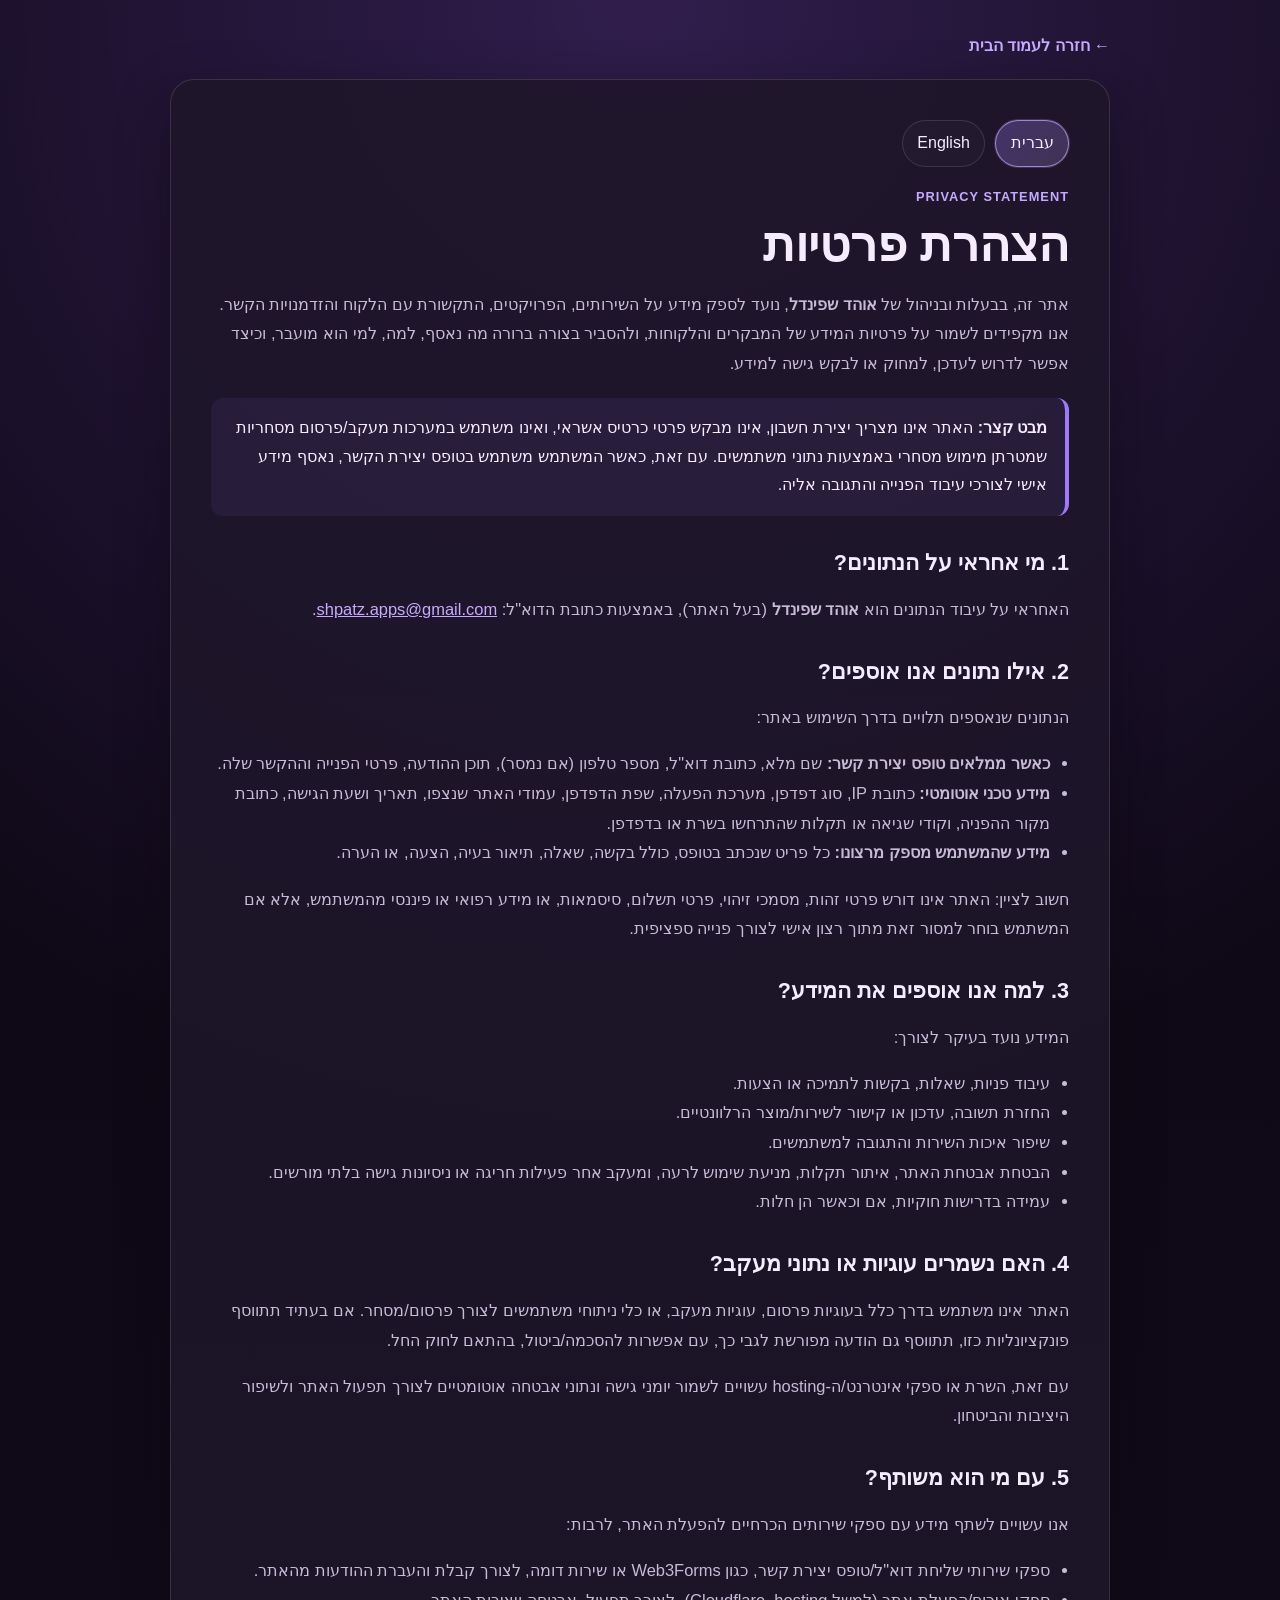
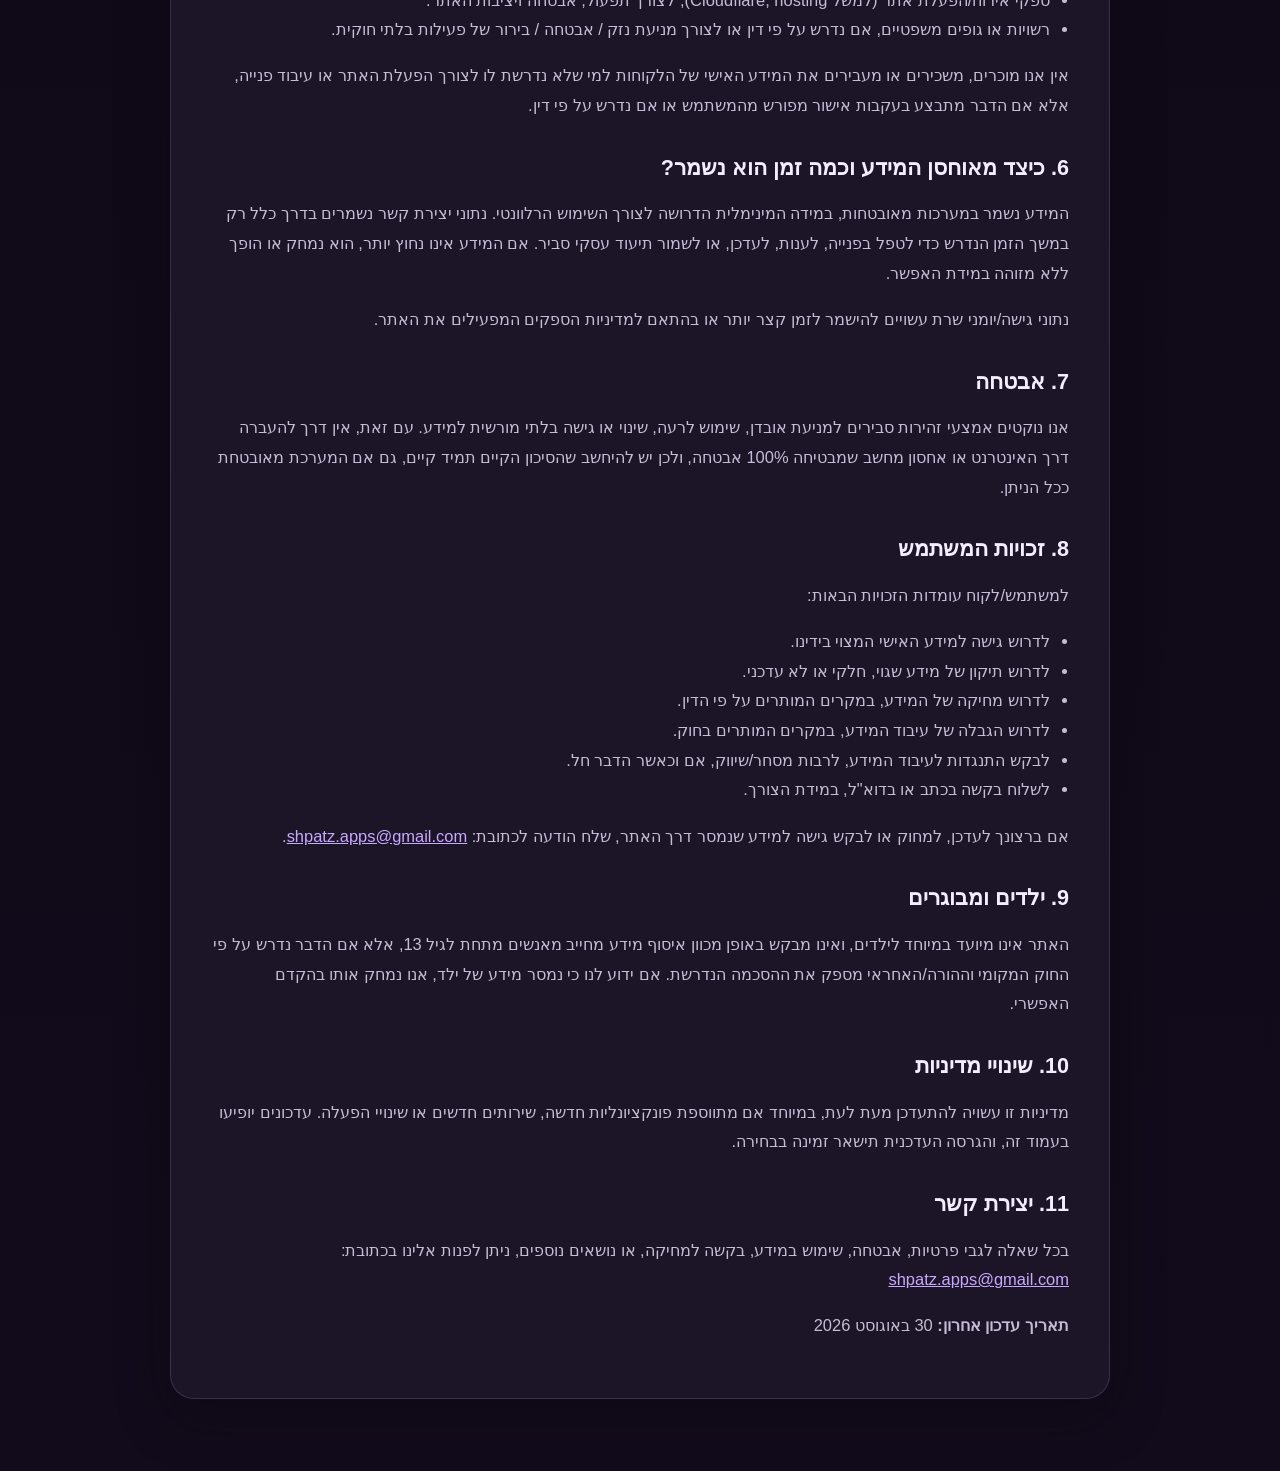
<file: public/privacy-policy.html>
<!DOCTYPE html>
<html lang="he" dir="rtl">
<head>
  <meta charset="UTF-8">
  <meta name="viewport" content="width=device-width, initial-scale=1.0">
  <title>הצהרת פרטיות | אוהד שפינדל</title>
  <meta name="description" content="הצהרת פרטיות של האתר של אוהד שפינדל, כולל מה נאסף, כיצד נעשה שימוש במידע, שיתוף נתונים, שמירה, זכויות המשתמש ופרטי יצירת קשר.">
  <link rel="canonical" href="https://ohad-shpindel.shpatzappz.link/privacy-policy">
  <link rel="icon" href="favicon.svg" type="image/svg+xml">
  <link rel="stylesheet" href="assets/css/tokens.css">
  <style>
    :root {
      --bg: #0d0815;
      --bg-elevated: rgba(21, 14, 30, 0.9);
      --card: rgba(30, 22, 42, 0.88);
      --card-border: rgba(255, 255, 255, 0.12);
      --text: #f4ecff;
      --muted: #c7bbd6;
      --accent: #9e7af7;
      --accent-strong: #c9a9ff;
      --shadow: rgba(11, 8, 15, 0.45);
    }

    * { box-sizing: border-box; }

    html {
      scroll-behavior: smooth;
    }

    body {
      margin: 0;
      min-height: 100vh;
      background:
        radial-gradient(circle at top, rgba(161, 97, 255, 0.24), transparent 36%),
        linear-gradient(180deg, #0d0815 0%, #120b1b 100%);
      color: var(--text);
      font-family: "Segoe UI", Tahoma, Geneva, Verdana, sans-serif;
      line-height: 1.8;
    }

    .container {
      width: min(100%, 980px);
      margin: 0 auto;
      padding: 32px 20px 72px;
    }

    .back-link {
      display: inline-flex;
      align-items: center;
      gap: 8px;
      margin-bottom: 18px;
      color: var(--accent-strong);
      text-decoration: none;
      font-weight: 600;
    }

    .back-link:hover,
    .back-link:focus-visible {
      text-decoration: underline;
    }

    .privacy-shell {
      background: var(--card);
      border: 1px solid var(--card-border);
      border-radius: 24px;
      box-shadow: 0 18px 52px var(--shadow);
      padding: clamp(20px, 4vw, 40px);
    }

    .eyebrow {
      margin: 0 0 8px;
      color: var(--accent-strong);
      font-size: 0.8rem;
      letter-spacing: 0.08em;
      text-transform: uppercase;
      font-weight: 700;
    }

    h1 {
      margin: 0 0 16px;
      font-size: clamp(2rem, 4vw, 3rem);
      line-height: 1.2;
    }

    h2 {
      margin-top: 2rem;
      margin-bottom: 0.7rem;
      font-size: 1.35rem;
      line-height: 1.4;
    }

    p, li {
      color: var(--muted);
      font-size: 1.03rem;
    }

    ul {
      margin: 0.8rem 0 0;
      padding-right: 1.2rem;
    }

    a {
      color: var(--accent-strong);
    }

    .note {
      padding: 1rem 1.1rem;
      border-right: 4px solid var(--accent);
      background: rgba(158, 122, 247, 0.08);
      border-radius: 12px;
      margin: 1.2rem 0;
    }

    .lang-toolbar {
      display: flex;
      justify-content: flex-start;
      gap: 10px;
      margin: 0 0 18px;
      flex-wrap: wrap;
    }

    .lang-button {
      appearance: none;
      border: 1px solid var(--card-border);
      background: rgba(255,255,255,0.02);
      color: var(--text);
      border-radius: 999px;
      padding: 0.5rem 0.9rem;
      font: inherit;
      cursor: pointer;
      transition: 0.2s ease;
    }

    .lang-button.is-active {
      background: linear-gradient(135deg, rgba(158,122,247,0.3), rgba(201,169,255,0.2));
      border-color: rgba(201,169,255,0.7);
      box-shadow: 0 0 0 1px rgba(201,169,255,0.2);
    }

    .lang-block {
      display: none;
    }

    .lang-block.is-active {
      display: block;
    }

    @media (max-width: 640px) {
      .container {
        padding-top: 20px;
      }
    }
  </style>
</head>
<body>
  <main class="container">
    <a class="back-link" href="/" aria-label="חזרה לעמוד הבית">← חזרה לעמוד הבית</a>

    <article class="privacy-shell" aria-labelledby="privacy-heading">
      <div class="lang-toolbar" aria-label="Language selector">
        <button class="lang-button is-active" type="button" data-lang="he" aria-pressed="true">עברית</button>
        <button class="lang-button" type="button" data-lang="en" aria-pressed="false">English</button>
      </div>

      <div class="lang-block is-active" data-lang-block="he" lang="he" dir="rtl">
        <p class="eyebrow">Privacy Statement</p>
        <h1 id="privacy-heading">הצהרת פרטיות</h1>

        <p>
          אתר זה, בבעלות ובניהול של <strong>אוהד שפינדל</strong>, נועד לספק מידע על השירותים, הפרויקטים, התקשורת עם הלקוח והזדמנויות הקשר. אנו מקפידים לשמור על פרטיות המידע של המבקרים והלקוחות, ולהסביר בצורה ברורה מה נאסף, למה, למי הוא מועבר, וכיצד אפשר לדרוש לעדכן, למחוק או לבקש גישה למידע.
        </p>

        <div class="note">
          <strong>מבט קצר:</strong> האתר אינו מצריך יצירת חשבון, אינו מבקש פרטי כרטיס אשראי, ואינו משתמש במערכות מעקב/פרסום מסחריות שמטרתן מימוש מסחרי באמצעות נתוני משתמשים. עם זאת, כאשר המשתמש משתמש בטופס יצירת הקשר, נאסף מידע אישי לצורכי עיבוד הפנייה והתגובה אליה.
        </div>

        <h2>1. מי אחראי על הנתונים?</h2>
        <p>
          האחראי על עיבוד הנתונים הוא <strong>אוהד שפינדל</strong> (בעל האתר), באמצעות כתובת הדוא"ל: <a href="mailto:shpatz.apps@gmail.com">shpatz.apps@gmail.com</a>.
        </p>

        <h2>2. אילו נתונים אנו אוספים?</h2>
        <p>הנתונים שנאספים תלויים בדרך השימוש באתר:</p>
        <ul>
          <li><strong>כאשר ממלאים טופס יצירת קשר:</strong> שם מלא, כתובת דוא"ל, מספר טלפון (אם נמסר), תוכן ההודעה, פרטי הפנייה וההקשר שלה.</li>
          <li><strong>מידע טכני אוטומטי:</strong> כתובת IP, סוג דפדפן, מערכת הפעלה, שפת הדפדפן, עמודי האתר שנצפו, תאריך ושעת הגישה, כתובת מקור ההפניה, וקודי שגיאה או תקלות שהתרחשו בשרת או בדפדפן.</li>
          <li><strong>מידע שהמשתמש מספק מרצונו:</strong> כל פריט שנכתב בטופס, כולל בקשה, שאלה, תיאור בעיה, הצעה, או הערה.</li>
        </ul>
        <p>
          חשוב לציין: האתר אינו דורש פרטי זהות, מסמכי זיהוי, פרטי תשלום, סיסמאות, או מידע רפואי או פיננסי מהמשתמש, אלא אם המשתמש בוחר למסור זאת מתוך רצון אישי לצורך פנייה ספציפית.
        </p>

        <h2>3. למה אנו אוספים את המידע?</h2>
        <p>המידע נועד בעיקר לצורך:</p>
        <ul>
          <li>עיבוד פניות, שאלות, בקשות לתמיכה או הצעות.</li>
          <li>החזרת תשובה, עדכון או קישור לשירות/מוצר הרלוונטיים.</li>
          <li>שיפור איכות השירות והתגובה למשתמשים.</li>
          <li>הבטחת אבטחת האתר, איתור תקלות, מניעת שימוש לרעה, ומעקב אחר פעילות חריגה או ניסיונות גישה בלתי מורשים.</li>
          <li>עמידה בדרישות חוקיות, אם וכאשר הן חלות.</li>
        </ul>

        <h2>4. האם נשמרים עוגיות או נתוני מעקב?</h2>
        <p>
          האתר אינו משתמש בדרך כלל בעוגיות פרסום, עוגיות מעקב, או כלי ניתוחי משתמשים לצורך פרסום/מסחר. אם בעתיד תתווסף פונקציונליות כזו, תתווסף גם הודעה מפורשת לגבי כך, עם אפשרות להסכמה/ביטול, בהתאם לחוק החל.
        </p>
        <p>
          עם זאת, השרת או ספקי אינטרנט/ה-hosting עשויים לשמור יומני גישה ונתוני אבטחה אוטומטיים לצורך תפעול האתר ולשיפור היציבות והביטחון.
        </p>

        <h2>5. עם מי הוא משותף?</h2>
        <p>אנו עשויים לשתף מידע עם ספקי שירותים הכרחיים להפעלת האתר, לרבות:</p>
        <ul>
          <li>ספקי שירותי שליחת דוא"ל/טופס יצירת קשר, כגון Web3Forms או שירות דומה, לצורך קבלת והעברת ההודעות מהאתר.</li>
          <li>ספקי אירוח/הפעלת אתר (למשל Cloudflare, hosting), לצורך תפעול, אבטחה ויציבות האתר.</li>
          <li>רשויות או גופים משפטיים, אם נדרש על פי דין או לצורך מניעת נזק / אבטחה / בירור של פעילות בלתי חוקית.</li>
        </ul>
        <p>
          אין אנו מוכרים, משכירים או מעבירים את המידע האישי של הלקוחות למי שלא נדרשת לו לצורך הפעלת האתר או עיבוד פנייה, אלא אם הדבר מתבצע בעקבות אישור מפורש מהמשתמש או אם נדרש על פי דין.
        </p>

        <h2>6. כיצד מאוחסן המידע וכמה זמן הוא נשמר?</h2>
        <p>
          המידע נשמר במערכות מאובטחות, במידה המינימלית הדרושה לצורך השימוש הרלוונטי. נתוני יצירת קשר נשמרים בדרך כלל רק במשך הזמן הנדרש כדי לטפל בפנייה, לענות, לעדכן, או לשמור תיעוד עסקי סביר. אם המידע אינו נחוץ יותר, הוא נמחק או הופך ללא מזוהה במידת האפשר.
        </p>
        <p>
          נתוני גישה/יומני שרת עשויים להישמר לזמן קצר יותר או בהתאם למדיניות הספקים המפעילים את האתר.
        </p>

        <h2>7. אבטחה</h2>
        <p>
          אנו נוקטים אמצעי זהירות סבירים למניעת אובדן, שימוש לרעה, שינוי או גישה בלתי מורשית למידע. עם זאת, אין דרך להעברה דרך האינטרנט או אחסון מחשב שמבטיחה 100% אבטחה, ולכן יש להיחשב שהסיכון הקיים תמיד קיים, גם אם המערכת מאובטחת ככל הניתן.
        </p>

        <h2>8. זכויות המשתמש</h2>
        <p>למשתמש/לקוח עומדות הזכויות הבאות:</p>
        <ul>
          <li>לדרוש גישה למידע האישי המצוי בידינו.</li>
          <li>לדרוש תיקון של מידע שגוי, חלקי או לא עדכני.</li>
          <li>לדרוש מחיקה של המידע, במקרים המותרים על פי הדין.</li>
          <li>לדרוש הגבלה של עיבוד המידע, במקרים המותרים בחוק.</li>
          <li>לבקש התנגדות לעיבוד המידע, לרבות מסחר/שיווק, אם וכאשר הדבר חל.</li>
          <li>לשלוח בקשה בכתב או בדוא"ל, במידת הצורך.</li>
        </ul>
        <p>
          אם ברצונך לעדכן, למחוק או לבקש גישה למידע שנמסר דרך האתר, שלח הודעה לכתובת: <a href="mailto:shpatz.apps@gmail.com">shpatz.apps@gmail.com</a>.
        </p>

        <h2>9. ילדים ומבוגרים</h2>
        <p>
          האתר אינו מיועד במיוחד לילדים, ואינו מבקש באופן מכוון איסוף מידע מחייב מאנשים מתחת לגיל 13, אלא אם הדבר נדרש על פי החוק המקומי וההורה/האחראי מספק את ההסכמה הנדרשת. אם ידוע לנו כי נמסר מידע של ילד, אנו נמחק אותו בהקדם האפשרי.
        </p>

        <h2>10. שינויי מדיניות</h2>
        <p>
          מדיניות זו עשויה להתעדכן מעת לעת, במיוחד אם מתווספת פונקציונליות חדשה, שירותים חדשים או שינויי הפעלה. עדכונים יופיעו בעמוד זה, והגרסה העדכנית תישאר זמינה בבחירה.
        </p>

        <h2>11. יצירת קשר</h2>
        <p>
          בכל שאלה לגבי פרטיות, אבטחה, שימוש במידע, בקשה למחיקה, או נושאים נוספים, ניתן לפנות אלינו בכתובת:<br>
          <a href="mailto:shpatz.apps@gmail.com">shpatz.apps@gmail.com</a>
        </p>

        <p>
          <strong>תאריך עדכון אחרון:</strong> 30 באוגוסט 2026
        </p>
      </div>

      <div class="lang-block" data-lang-block="en" lang="en" dir="ltr">
        <p class="eyebrow">Privacy Statement</p>
        <h1>Privacy Policy</h1>

        <p>
          This website, owned and operated by <strong>Ohad Shpindel</strong>, is designed to provide information about services, projects, customer communication, and contact opportunities. We strive to protect the privacy of visitors and clients and to explain clearly what is collected, why it is collected, who it may be shared with, and how a person may request updates, deletion, or access to their information.
        </p>

        <div class="note">
          <strong>Quick overview:</strong> The website does not require account creation, does not request credit card details, and does not use commercial advertising or tracking systems for monetization. However, when a user submits the contact form, personal information is collected to process the inquiry and respond to it.
        </div>

        <h2>1. Who is responsible for the data?</h2>
        <p>
          The data controller is <strong>Ohad Shpindel</strong>, the owner of the website, reachable at: <a href="mailto:shpatz.apps@gmail.com">shpatz.apps@gmail.com</a>.
        </p>

        <h2>2. What data do we collect?</h2>
        <p>The data collected depends on how the site is used:</p>
        <ul>
          <li><strong>When completing the contact form:</strong> full name, email address, phone number (if provided), message content, and the context of the inquiry.</li>
          <li><strong>Automatic technical information:</strong> IP address, browser type, operating system, browser language, pages visited, date and time of access, referrer address, and error codes or technical issues that occurred on the server or in the browser.</li>
          <li><strong>Information voluntarily provided by the user:</strong> any content entered into the form, including requests, questions, problem descriptions, suggestions, or comments.</li>
        </ul>
        <p>
          It is important to note that the website does not require identity documents, payment details, passwords, or medical or financial information from users unless the user chooses to provide such information voluntarily for a specific inquiry.
        </p>

        <h2>3. Why do we collect this information?</h2>
        <p>The information is mainly used for:</p>
        <ul>
          <li>Processing inquiries, questions, support requests, and suggestions.</li>
          <li>Responding with answers, updates, or relevant service/product information.</li>
          <li>Improving service quality and responsiveness to users.</li>
          <li>Protecting website security, identifying errors, preventing misuse, and monitoring abnormal activity or unauthorized access attempts.</li>
          <li>Complying with legal requirements where applicable.</li>
        </ul>

        <h2>4. Are cookies or tracking data stored?</h2>
        <p>
          The website generally does not use advertising cookies, tracking cookies, or user analytics tools for commercial advertising. If such functionality is added in the future, a clear notice will also be provided, including consent or opt-out options as required by applicable law.
        </p>
        <p>
          At the same time, the server or hosting providers may store access logs and automatic security data to operate the site and improve stability and security.
        </p>

        <h2>5. With whom is the information shared?</h2>
        <p>We may share information with service providers necessary to operate the website, including:</p>
        <ul>
          <li>Email/contact form service providers, such as Web3Forms or a similar service, to receive and forward messages sent through the website.</li>
          <li>Hosting and website operation providers, such as Cloudflare or similar services, for operation, security, and website stability.</li>
          <li>Authorities or legal bodies, if required by law or to prevent harm, protect security, or investigate unlawful activity.</li>
        </ul>
        <p>
          We do not sell, lease, or transfer personal information of clients to parties who do not need it for the operation of the website or processing of inquiries, unless this is done after explicit user consent or as required by law.
        </p>

        <h2>6. How is the information stored and for how long?</h2>
        <p>
          Information is stored in secure systems to the minimum extent necessary for the relevant use. Contact data is generally retained only for the time needed to handle the inquiry, reply, update, or maintain reasonable business records. If the information is no longer needed, it is deleted or made non-identifiable where possible.
        </p>
        <p>
          Access logs and server records may be retained for a shorter period or according to the policies of the providers operating the website.
        </p>

        <h2>7. Security</h2>
        <p>
          We take reasonable precautions to prevent loss, misuse, alteration, or unauthorized access to information. However, there is no method of transmission over the internet or storage on a computer that is 100% secure, and therefore some risk always exists even when the system is protected as well as possible.
        </p>

        <h2>8. User rights</h2>
        <p>The user/customer has the following rights:</p>
        <ul>
          <li>Request access to personal information held by us.</li>
          <li>Request correction of inaccurate, incomplete, or outdated information.</li>
          <li>Request deletion of the information where permitted by law.</li>
          <li>Request restriction of processing where applicable under the law.</li>
          <li>Object to processing of information, including for marketing, when applicable.</li>
          <li>Submit a request in writing or via email as needed.</li>
        </ul>
        <p>
          If you would like to update, delete, or request access to information submitted through the website, please send a message to: <a href="mailto:shpatz.apps@gmail.com">shpatz.apps@gmail.com</a>.
        </p>

        <h2>9. Children and adults</h2>
        <p>
          The website is not specifically intended for children and does not intentionally collect mandatory information from individuals under the age of 13 unless required by local law and the parent or guardian provides the required consent. If we become aware that information from a child has been provided, we will delete it as quickly as possible.
        </p>

        <h2>10. Policy changes</h2>
        <p>
          This policy may be updated from time to time, particularly if new functionality, services, or operational changes are added. Updates will appear on this page and the latest version will remain available.
        </p>

        <h2>11. Contact</h2>
        <p>
          If you have any questions about privacy, security, use of information, deletion requests, or other matters, you can contact us at:<br>
          <a href="mailto:shpatz.apps@gmail.com">shpatz.apps@gmail.com</a>
        </p>

        <p>
          <strong>Last updated:</strong> August 30, 2026
        </p>
      </div>
    </article>
  </main>

  <script src="assets/js/privacy-policy.js"></script>
</body>
</html>
</file>
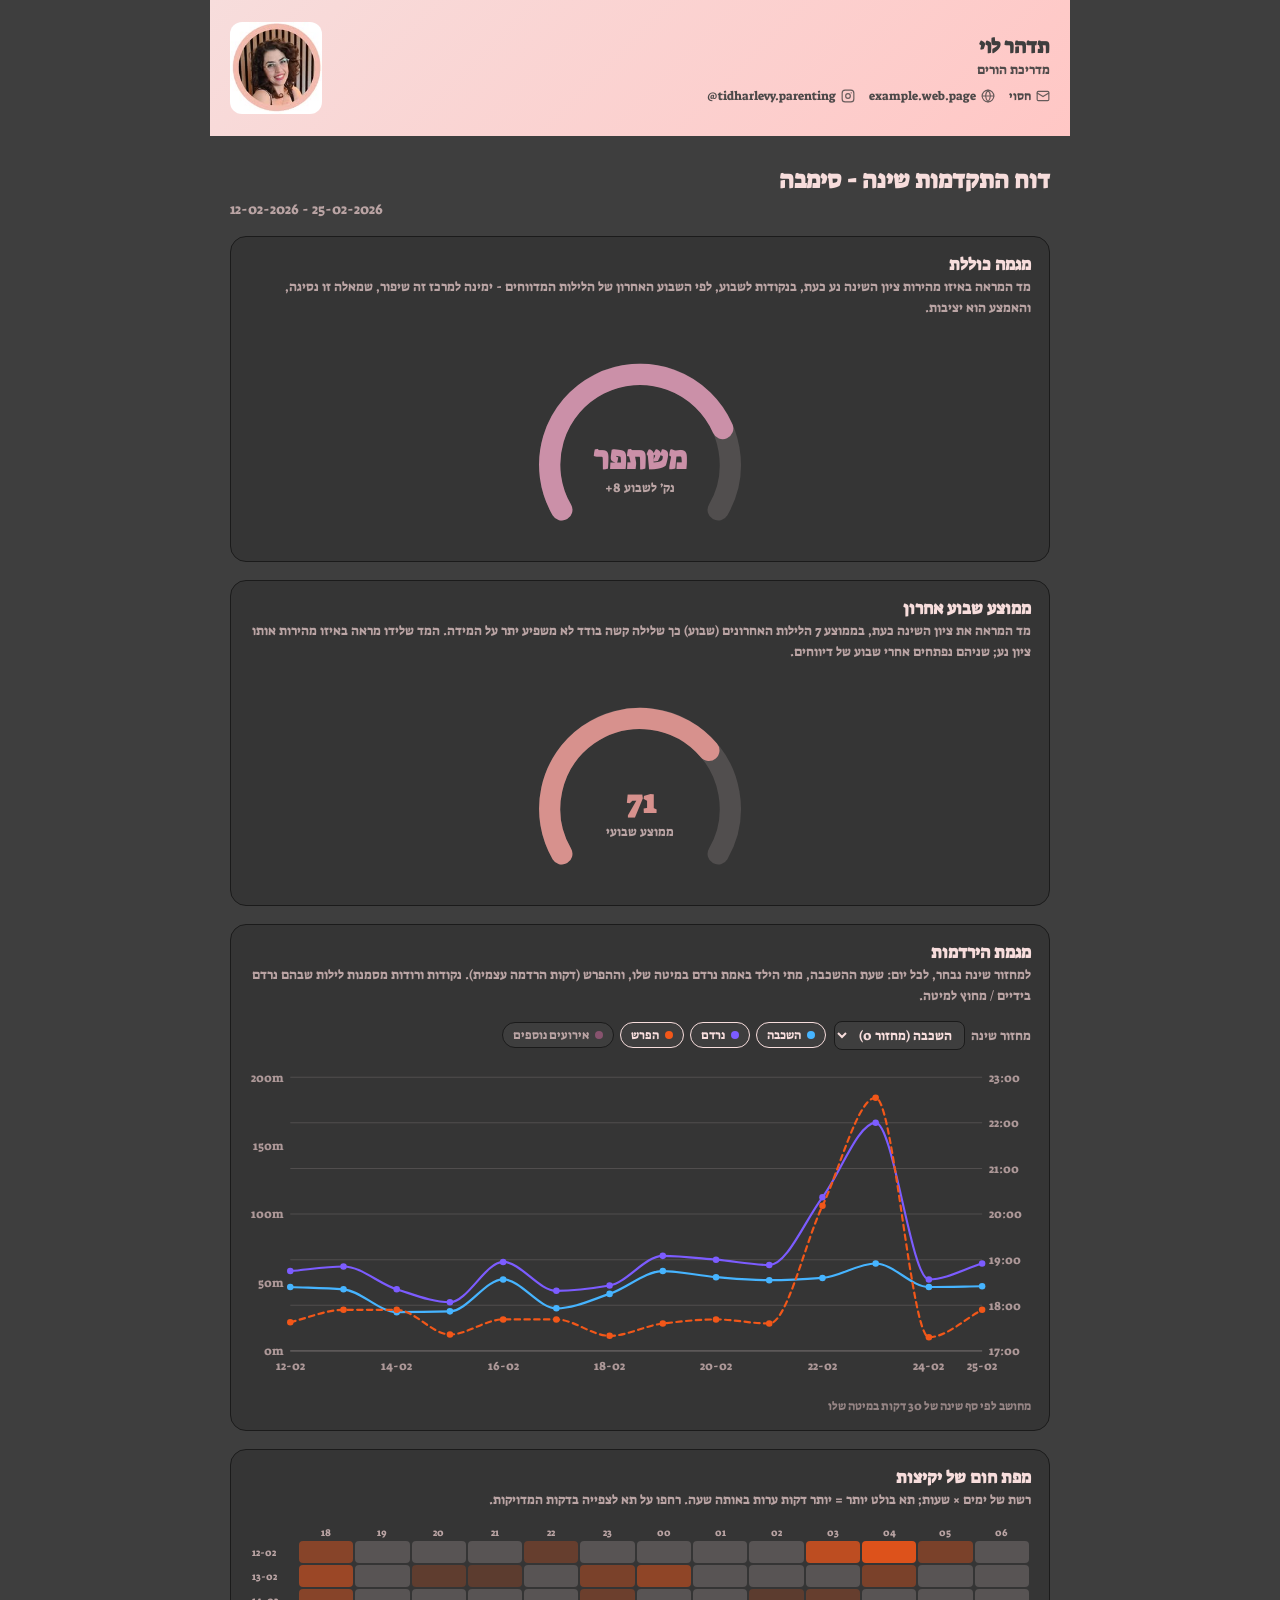
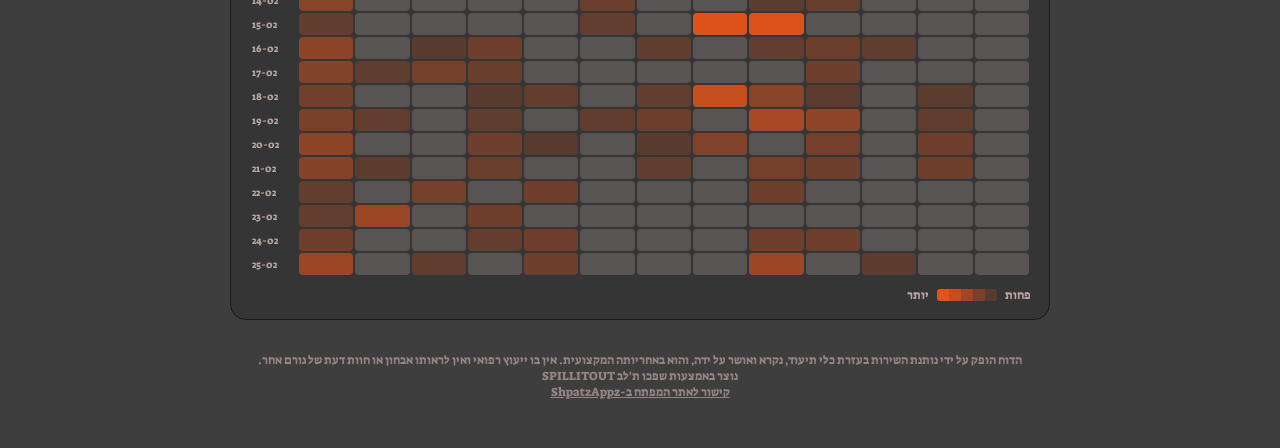
<file: public/assets/files/reports/sleep-report-example.html>
<!doctype html>
<html dir="rtl" lang="he">
<head>
<meta charset="utf-8" />
<meta name="viewport" content="width=device-width, initial-scale=1" />
<title>דוח התקדמות שינה - סימבה</title>
<style>

@font-face {
  font-family: 'Suez One';
  font-style: normal;
  font-weight: 400;
  src: url([data-uri]) format('woff2');
  unicode-range: U+0307-0308,U+0590-05FF,U+200C-2010,U+20AA,U+25CC,U+FB1D-FB4F;
}
@font-face {
  font-family: 'Suez One';
  font-style: normal;
  font-weight: 400;
  src: url([data-uri]) format('woff2');
  unicode-range: U+0000-00FF,U+0131,U+0152-0153,U+02BB-02BC,U+02C6,U+02DA,U+02DC,U+2000-206F,U+20AC,U+2122,U+2191,U+2193,U+2212,U+2215,U+FEFF,U+FFFD;
}
:root {
  --accent: #f7dddc;
  --accent-dark: #ffffff;
  --accent-soft: #635e5e;
  --on-accent: #191515;
  --on-header: #3e3e3e;
  --header-from: #f7dddc;
  --header-to: #ffc7c5;
  --bg: #3e3e3e;
  --surface: #353535;
  --surface-alt: #2a2a2a;
  --border: #1b1b1b;
  --text: #f7dddc;
  --text-muted: #baa4a4;
  --text-faint: #958484;
  --grid: #514e4e;
  --axis-line: #635e5e;
  --axis-tick: #ad9898;
  --tooltip-bg: #4b4b4b;
  --gauge-track: #514e4e;
  --heatmap-zero: #585454;
  --shadow-rgb: 0, 0, 0;
}
* { box-sizing: border-box; }
/* Tells the browser which way round this document is, so the UA-drawn parts we
   do not style - the scrollbars, a focus ring, a native control - come out
   matching instead of fighting it. */
html { color-scheme: dark; }
body {
  margin: 0;
  padding: 0 0 48px;
  background: var(--bg);
  color: var(--text);
  font-family: 'Suez One', system-ui, -apple-system, sans-serif;
  -webkit-font-smoothing: antialiased;
}
.wrap { max-width: 860px; margin: 0 auto; padding: 0 20px; }

/* Numbers keep LTR ordering inside RTL Hebrew text, and inside SVG. */
.num { direction: ltr; unicode-bidi: isolate; }

/* The masthead is a centred band, not a full-bleed strip - the same shape the
   parenting report draws. Its max-width is .wrap's, and it carries .wrap's own
   20px side padding, so the name lines up with the h1 underneath it and the logo
   with the right edge of the charts. Full-bleed, the two were pushed to opposite
   edges of the window and the details read as thrown at the corners of the page
   rather than as one header. */
header.brand {
  display: flex; align-items: center; gap: 16px;
  max-width: 860px; margin: 0 auto;
  padding: 22px 20px;
  background: linear-gradient(135deg, var(--header-from), var(--header-to));
  color: var(--on-header);
}
header.brand .names { min-width: 0; }
header.brand .business { font-size: 1.25rem; font-weight: 700; }
header.brand .sub { font-size: 0.8125rem; opacity: 0.9; margin-top: 2px; }
header.brand .logo { height: 92px; width: auto; margin-inline-start: auto; border-radius: 12px; }

.brand-contacts { display: flex; flex-wrap: wrap; gap: 2px 14px; margin-top: 10px; }
.brand-contacts a {
  display: inline-flex; align-items: center; gap: 5px;
  color: inherit; text-decoration: none; font-size: 0.75rem; opacity: .92;
}
.brand-contacts a:hover { opacity: 1; text-decoration: underline; }
.brand-contacts svg { width: 14px; height: 14px; flex: none; opacity: .85; }
.brand-contacts .val { direction: ltr; unicode-bidi: isolate; }


h1 { font-size: 1.5rem; margin: 28px 0 4px; }
.period { color: var(--text-muted); font-size: 0.875rem; margin: 0 0 8px; }

.summary {
  margin-top: 20px;
  background: var(--surface);
  border: 1px solid var(--border);
  border-radius: 16px;
  padding: 18px 20px;
}
.summary p { margin: 0 0 12px; line-height: 1.8; }
.summary p:last-child { margin-bottom: 0; }

.chart-card {
  margin-top: 18px;
  background: var(--surface);
  border: 1px solid var(--border);
  border-radius: 16px;
  padding: 16px 18px;
}
.chart-card h2 { margin: 0 0 2px; font-size: 1.0625rem; }
.chart-caption { margin: 0 0 14px; font-size: 0.8125rem; color: var(--text-muted); line-height: 1.6; }
.chart-locked {
  margin: 0; padding: 28px 12px; text-align: center;
  color: var(--text-muted); font-size: 0.875rem;
}
.gauge { display: block; width: 100%; max-width: 340px; margin: 0 auto; height: auto; }
.gauge-value { font-size: 30px; font-weight: 700; }
.gauge-caption { font-size: 12px; }
.gauge-note {
  margin: 10px 0 0; padding: 10px 12px; border-radius: 10px;
  border: 1px solid var(--border); background: var(--bg);
  font-size: 0.8125rem; color: var(--text-muted); line-height: 1.6;
}

/* Heatmap: 21 nights x 13 hours overflows a phone, so it scrolls. */
.hm-scroll { overflow-x: auto; }
.hm { width: 100%; min-width: 460px; table-layout: fixed; border-collapse: separate; border-spacing: 2px; }
.hm th { font-size: 0.625rem; font-weight: 400; color: var(--text-muted); padding: 0 2px; direction: ltr; }
.hm td { height: 22px; border-radius: 4px; }
.hm .hm-date {
  width: 46px; font-size: 0.625rem; color: var(--text-muted);
  text-align: start; white-space: nowrap; background: none;
}
.hm-legend { display: flex; align-items: center; gap: 8px; margin-top: 10px; font-size: 0.75rem; color: var(--text-muted); }
.hm-swatch { display: inline-flex; }
.hm-swatch span { width: 12px; height: 12px; display: inline-block; }
.hm-swatch span:first-child { border-start-start-radius: 3px; border-end-start-radius: 3px; }
.hm-swatch span:last-child { border-start-end-radius: 3px; border-end-end-radius: 3px; }

/* Fall-asleep trend (the one interactive chart) */
.fa-controls { display: flex; flex-wrap: wrap; align-items: center; gap: 8px; margin-bottom: 12px; }
.fa-cycle { display: inline-flex; align-items: center; gap: 6px; font-size: 0.8125rem; color: var(--text-muted); }
.fa-cycle select {
  font: inherit; font-size: 0.8125rem; color: var(--text);
  background: var(--bg); border: 1px solid var(--border);
  border-radius: 8px; padding: 4px 8px;
}
.fa-cycle-static { font-size: 0.8125rem; color: var(--text-muted); }
.fa-chips { display: inline-flex; flex-wrap: wrap; gap: 6px; }
.fa-chip {
  font: inherit; font-size: 0.75rem; cursor: pointer;
  display: inline-flex; align-items: center; gap: 6px;
  padding: 4px 10px; border-radius: 999px;
  border: 1px solid var(--border); background: var(--bg); color: var(--text-muted);
}
.fa-chip.on { border-color: var(--accent); color: var(--text); }
.fa-chip .dot { width: 8px; height: 8px; border-radius: 999px; opacity: 0.4; }
.fa-chip.on .dot { opacity: 1; }
.fa-plot { position: relative; }
/* The width/height attributes on the element are the intrinsic-ratio belt; these
   two are the braces, and the pair is deliberate - Safari has historically been
   the weak link on sizing an inline SVG from its viewBox alone. */
#fa-svg { display: block; width: 100%; height: auto; }
/* Every cycle is drawn into the file and exactly one is shown. Without a script
   that is whichever one the therapist picked, and it stays that one; with a
   script the picker moves the "on" class. Toggled with display and never
   with visibility, because a hidden group must not swallow a hover. */
.fa-group { display: none; }
.fa-group.on { display: inline; }
/* Series visibility, from one class on the root. Each rule takes its own series'
   marks AND its axis ticks, since the delta ticks live inside that group.
   (No backticks in here - this block is inside a JS template literal.) */
#fa-svg.hide-attempt .fa-s-attempt { display: none; }
#fa-svg.hide-fell .fa-s-fell { display: none; }
#fa-svg.hide-delta .fa-s-delta { display: none; }
#fa-svg.hide-events .fa-s-events { display: none; }
.fa-svg-text { font-size: 11px; fill: var(--axis-tick); }
.fa-tip {
  position: absolute; z-index: 2; pointer-events: none;
  background: var(--tooltip-bg); color: var(--text);
  border: 1px solid var(--border); border-radius: 10px;
  padding: 8px 10px; font-size: 0.75rem; line-height: 1.6;
  box-shadow: 0 10px 30px -10px rgba(var(--shadow-rgb), 0.5);
  max-width: 220px;
}
.fa-tip .tip-date { font-weight: 700; margin-bottom: 4px; }
.fa-tip .tip-row { display: flex; align-items: center; gap: 6px; }
.fa-tip .tip-dot { width: 8px; height: 8px; border-radius: 999px; flex: none; }
.fa-tip .tip-event { margin-top: 4px; color: var(--accent-dark); }
.fa-note { margin: 10px 0 0; font-size: 0.75rem; color: var(--text-faint); }

footer { margin-top: 32px; text-align: center; font-size: 0.75rem; color: var(--text-faint); }

.reveal { animation: rise 0.5s ease both; animation-delay: calc(var(--i, 0) * 90ms); }
@keyframes rise { from { opacity: 0; transform: translateY(10px); } to { opacity: 1; transform: none; } }
@media (prefers-reduced-motion: reduce) { .reveal { animation: none; } }

/* A report is printed as often as it is read on a phone, and until themes
   arrived this file had no print rules at all - so a browser's own default
   margins decided the page, and a dark report printed as a black rectangle or as
   nothing, depending on the browser.

   The margin is the page's; the sheet keeps its own 20px so nothing sits against
   the trim. Colour adjustment is forced for the same reason the דף מפגש forces
   it: browsers drop backgrounds when printing, and here that would take the
   masthead and every chart's fill with them.

   No backticks in here - this whole block is inside a JS template literal, and
   one would end the string. */
@page { margin: 14mm; }
@media print {
  html, body { background: var(--bg) !important; }
  body, header.brand, .summary, .chart-card, .fa-plot {
    -webkit-print-color-adjust: exact; print-color-adjust: exact;
  }
  .wrap { padding: 0; max-width: none; }
  .reveal { animation: none; }
  h1, h2 { break-after: avoid; }
  .chart-card, .summary { break-inside: avoid; }
}
</style>
<noscript><style>
/* Only parsed when scripting is off - see src/lib/reportNoScript.ts. */
.fa-controls,
  #fa-tip { display: none !important; }
.fa-noscript {
  margin: 10px 0 0; padding: 10px 12px;
  font-size: .78rem; line-height: 1.6; color: var(--text-muted);
  background: var(--surface-alt); border-radius: 10px;
}
@media print { .fa-noscript { display: none !important; } }
.js-off {
  background: var(--surface); border: 1px solid var(--border); border-radius: 14px;
  padding: 16px 18px; margin: 0 0 24px; text-align: center;
}
.js-off p { margin: 0 0 12px; font-size: .88rem; color: var(--text); line-height: 1.6; }
.js-off p .en { display: block; font-size: .72rem; color: var(--text-faint); margin-top: 3px; }
/* The button's second line is quieter by OPACITY, not by a colour: it sits on
   the accent, and the page's faint ink there was all but invisible (measured on
   the moon palette, where --text-faint against --accent is a violet on a
   violet). currentColor is the button's own label colour by definition, which
   is the same reasoning as the border above. */
.js-off a .en { display: block; font-size: .68rem; font-weight: 500; opacity: .82; }
/* Under the button, not above it: the button is the first thing to try, and the
   gesture is what to do when it does not take you anywhere. */
.js-off p.js-off-hint { margin: 12px 0 0; font-size: .8rem; color: var(--text-muted); }
/* Outlined in its own label's colour, the same decision as the send-update
   button: the border cannot drift from the text it surrounds, and on a pale
   brand an unoutlined button loses its edge against the paper. */
.js-off a {
  display: inline-block; background: var(--accent); color: var(--on-accent);
  border: 2px solid currentColor; border-radius: 10px; padding: 11px 22px;
  font: inherit; font-weight: 700; font-size: .95rem; text-decoration: none;
}
@media print { .js-off { display: none !important; } }
</style></noscript>
</head>
<body>
<header class="brand">
  <div class="names">
    <div class="business">תדהר לוי</div>
    <div class="sub">מדריכת הורים</div>
    <div class="brand-contacts"><a href="mailto:%D7%97%D7%A1%D7%95%D7%99"><svg viewBox="0 0 24 24" fill="none" stroke="currentColor" stroke-width="2" stroke-linecap="round" stroke-linejoin="round" aria-hidden="true"><rect x="2" y="4" width="20" height="16" rx="2"/><path d="m22 7-10 6L2 7"/></svg><span class="val" dir="ltr">חסוי</span></a><a href="https://example.web.page" target="_blank" rel="noopener noreferrer"><svg viewBox="0 0 24 24" fill="none" stroke="currentColor" stroke-width="2" stroke-linecap="round" stroke-linejoin="round" aria-hidden="true"><circle cx="12" cy="12" r="10"/><path d="M2 12h20"/><path d="M12 2a15.3 15.3 0 0 1 4 10 15.3 15.3 0 0 1-4 10 15.3 15.3 0 0 1-4-10 15.3 15.3 0 0 1 4-10z"/></svg><span class="val" dir="ltr">example.web.page</span></a><a href="https://www.instagram.com/tidharlevy.parenting/" target="_blank" rel="noopener noreferrer"><svg viewBox="0 0 24 24" fill="none" stroke="currentColor" stroke-width="2" stroke-linecap="round" stroke-linejoin="round" aria-hidden="true"><rect x="2" y="2" width="20" height="20" rx="5"/><circle cx="12" cy="12" r="4"/><circle cx="17.5" cy="6.5" r="1.1" fill="currentColor" stroke="none"/></svg><span class="val" dir="ltr">@tidharlevy.parenting</span></a></div>
  </div>
  <img class="logo" src="[data-uri]" alt="" />
</header>
<div class="wrap">
  <h1>דוח התקדמות שינה - סימבה</h1>
  <p class="period num" dir="ltr">12-02-2026 - 25-02-2026</p>
  <noscript><div class="js-off">
  <p>הדוח נפתח כאן בתצוגה מקדימה שאינה מריצה אותו במלואו, ולכן הכפתורים אינם פעילים. פתיחה מחדש תציג את הדוח בדפדפן.<span class="en">This preview does not run the report, so the buttons are inactive. Re-opening it shows the full report in a browser.</span></p>
  <a href="" target="_blank" rel="noopener">פתיחת הדוח מחדש <span class="en">Re-open the report</span></a>
</div></noscript>
  
  
  <section class="chart-card reveal" style="--i:0">
    <h2>מגמה כוללת</h2>
    <p class="chart-caption" dir="auto">מד המראה באיזו מהירות ציון השינה נע כעת, בנקודות לשבוע, לפי השבוע האחרון של הלילות המדווחים - ימינה למרכז זה שיפור, שמאלה זו נסיגה, והאמצע הוא יציבות.</p>
    <svg class="gauge" viewBox="0 0 320 200" role="img" aria-label="משתפר - +8 נק׳ לשבוע">
  <path d="M 86.39 166.5 A 85 85 0 1 1 233.61 166.5" fill="none" stroke="#514e4e" stroke-width="20" stroke-linecap="round" />
  <path d="M 86.39 166.5 A 85 85 0 1 1 237.85 89.88" fill="none" stroke="#cb90a8" stroke-width="20" stroke-linecap="round" />
  <text class="gauge-value num" x="160" y="128" text-anchor="middle" fill="#cb90a8">משתפר</text>
  <text class="gauge-caption num" x="160" y="150" text-anchor="middle" fill="#baa4a4">+8 נק׳ לשבוע</text>
</svg>
  </section>
  <section class="chart-card reveal" style="--i:1">
    <h2>ממוצע שבוע אחרון</h2>
    <p class="chart-caption" dir="auto">מד המראה את ציון השינה כעת, בממוצע 7 הלילות האחרונים (שבוע) כך שלילה קשה בודד לא משפיע יתר על המידה. המד שלידו מראה באיזו מהירות אותו ציון נע; שניהם נפתחים אחרי שבוע של דיווחים.</p>
    <svg class="gauge" viewBox="0 0 320 200" role="img" aria-label="71 - ממוצע שבועי">
  <path d="M 86.39 166.5 A 85 85 0 1 1 233.61 166.5" fill="none" stroke="#514e4e" stroke-width="20" stroke-linecap="round" />
  <path d="M 86.39 166.5 A 85 85 0 0 1 224.82 69.02" fill="none" stroke="#d7918d" stroke-width="20" stroke-linecap="round" />
  <text class="gauge-value num" x="160" y="128" text-anchor="middle" fill="#d7918d">71</text>
  <text class="gauge-caption num" x="160" y="150" text-anchor="middle" fill="#baa4a4">ממוצע שבועי</text>
</svg>
  </section>
  <section class="chart-card reveal" style="--i:2">
    <h2>מגמת הירדמות</h2>
    <p class="chart-caption" dir="auto">למחזור שינה נבחר, לכל יום: שעת ההשכבה, מתי הילד באמת נרדם במיטה שלו, וההפרש (דקות הרדמה עצמית). נקודות ורודות מסמנות לילות שבהם נרדם בידיים / מחוץ למיטה.</p>
    <div class="fa" dir="rtl">
  <div class="fa-controls"><label class="fa-cycle">
      <span>מחזור שינה</span>
      <select id="fa-cycle"><option value="0" selected>השכבה (מחזור 0)</option><option value="1">יקיצה 1</option><option value="2">יקיצה 2</option><option value="3">יקיצה 3</option><option value="4">יקיצה 4</option><option value="5">יקיצה 5</option><option value="6">יקיצה 6</option><option value="7">יקיצה 7</option></select>
    </label><span class="fa-chips"><button type="button" class="fa-chip on" data-series="attempt" aria-pressed="true"><span class="dot" style="background:#46b4ff"></span>השכבה</button><button type="button" class="fa-chip on" data-series="fell" aria-pressed="true"><span class="dot" style="background:#7c5cff"></span>נרדם</button><button type="button" class="fa-chip on" data-series="delta" aria-pressed="true"><span class="dot" style="background:#f25719"></span>הפרש</button><button type="button" class="fa-chip" data-series="events" aria-pressed="false"><span class="dot" style="background:#f472b6"></span>אירועים נוספים</button></span></div>
  <div class="fa-plot">
    <svg id="fa-svg" class="hide-events" viewBox="0 0 720 300" width="720" height="300" role="img" aria-label="מחזור שינה"><g class="fa-group on" data-sel="0"><line x1="38" y1="266" x2="675" y2="266" stroke="#514e4e" stroke-width="1" /><text class="fa-svg-text num" x="681" y="270" text-anchor="start">17:00</text><line x1="38" y1="224" x2="675" y2="224" stroke="#514e4e" stroke-width="1" /><text class="fa-svg-text num" x="681" y="228" text-anchor="start">18:00</text><line x1="38" y1="182" x2="675" y2="182" stroke="#514e4e" stroke-width="1" /><text class="fa-svg-text num" x="681" y="186" text-anchor="start">19:00</text><line x1="38" y1="140" x2="675" y2="140" stroke="#514e4e" stroke-width="1" /><text class="fa-svg-text num" x="681" y="144" text-anchor="start">20:00</text><line x1="38" y1="98" x2="675" y2="98" stroke="#514e4e" stroke-width="1" /><text class="fa-svg-text num" x="681" y="102" text-anchor="start">21:00</text><line x1="38" y1="56" x2="675" y2="56" stroke="#514e4e" stroke-width="1" /><text class="fa-svg-text num" x="681" y="60" text-anchor="start">22:00</text><line x1="38" y1="14" x2="675" y2="14" stroke="#514e4e" stroke-width="1" /><text class="fa-svg-text num" x="681" y="18" text-anchor="start">23:00</text><line x1="38" y1="266" x2="675" y2="266" stroke="#635e5e" stroke-width="1" /><text class="fa-svg-text num" x="38" y="284" text-anchor="middle">12-02</text><text class="fa-svg-text num" x="136" y="284" text-anchor="middle">14-02</text><text class="fa-svg-text num" x="234" y="284" text-anchor="middle">16-02</text><text class="fa-svg-text num" x="332" y="284" text-anchor="middle">18-02</text><text class="fa-svg-text num" x="430" y="284" text-anchor="middle">20-02</text><text class="fa-svg-text num" x="528" y="284" text-anchor="middle">22-02</text><text class="fa-svg-text num" x="626" y="284" text-anchor="middle">24-02</text><text class="fa-svg-text num" x="675" y="284" text-anchor="middle">25-02</text><g class="fa-s fa-s-attempt"><path d="M 38 207.2 C 54.33333333333333 207.9 70.66666666666667 208.02727272727273 87 209.3 C 103.33333333333333 210.5727272727273 119.66666666666667 230.3 136 230.3 C 152.33333333333334 230.3 168.66666666666666 230.05581395348838 185 229.6 C 201.33333333333334 229.1441860465116 217.66666666666666 200.2 234 200.2 C 250.33333333333334 200.2 266.6666666666667 226.8 283 226.8 C 299.3333333333333 226.8 315.6666666666667 218.92857142857144 332 213.5 C 348.3333333333333 208.07142857142856 364.6666666666667 192.5 381 192.5 C 397.3333333333333 192.5 413.6666666666667 196.85555555555558 430 198.10000000000002 C 446.3333333333333 199.34444444444446 462.6666666666667 200.89999999999998 479 200.89999999999998 C 495.3333333333333 200.89999999999998 511.6666666666667 200.0090909090909 528 198.8 C 544.3333333333334 197.59090909090912 560.6666666666666 185.5 577 185.5 C 593.3333333333334 185.5 609.6666666666666 207.2 626 207.2 C 642.3333333333334 207.2 658.6666666666666 206.73333333333332 675 206.5" fill="none" stroke="#46b4ff" stroke-width="2" stroke-linecap="round" /><circle cx="38" cy="207.2" r="3" fill="#46b4ff" /><circle cx="87" cy="209.3" r="3" fill="#46b4ff" /><circle cx="136" cy="230.3" r="3" fill="#46b4ff" /><circle cx="185" cy="229.6" r="3" fill="#46b4ff" /><circle cx="234" cy="200.2" r="3" fill="#46b4ff" /><circle cx="283" cy="226.8" r="3" fill="#46b4ff" /><circle cx="332" cy="213.5" r="3" fill="#46b4ff" /><circle cx="381" cy="192.5" r="3" fill="#46b4ff" /><circle cx="430" cy="198.10000000000002" r="3" fill="#46b4ff" /><circle cx="479" cy="200.89999999999998" r="3" fill="#46b4ff" /><circle cx="528" cy="198.8" r="3" fill="#46b4ff" /><circle cx="577" cy="185.5" r="3" fill="#46b4ff" /><circle cx="626" cy="207.2" r="3" fill="#46b4ff" /><circle cx="675" cy="206.5" r="3" fill="#46b4ff" /></g><g class="fa-s fa-s-fell"><path d="M 38 192.5 C 54.33333333333333 191.1 70.66666666666667 188.3 87 188.3 C 103.33333333333333 188.3 119.66666666666667 204.23617021276598 136 209.3 C 152.33333333333334 214.36382978723404 168.66666666666666 221.2 185 221.2 C 201.33333333333334 221.2 217.66666666666666 184.1 234 184.1 C 250.33333333333334 184.1 266.6666666666667 210.7 283 210.7 C 299.3333333333333 210.7 315.6666666666667 208.5695652173913 332 205.8 C 348.3333333333333 203.03043478260872 364.6666666666667 178.5 381 178.5 C 397.3333333333333 178.5 413.6666666666667 180.63888888888889 430 182 C 446.3333333333333 183.36111111111111 462.6666666666667 186.9 479 186.9 C 495.3333333333333 186.9 511.6666666666667 146.3661319073084 528 124.6 C 544.3333333333334 102.83386809269162 560.6666666666666 56 577 56 C 593.3333333333334 56 609.6666666666666 200.2 626 200.2 C 642.3333333333334 200.2 658.6666666666666 190.4 675 185.5" fill="none" stroke="#7c5cff" stroke-width="2" stroke-linecap="round" /><circle cx="38" cy="192.5" r="3" fill="#7c5cff" /><circle cx="87" cy="188.3" r="3" fill="#7c5cff" /><circle cx="136" cy="209.3" r="3" fill="#7c5cff" /><circle cx="185" cy="221.2" r="3" fill="#7c5cff" /><circle cx="234" cy="184.1" r="3" fill="#7c5cff" /><circle cx="283" cy="210.7" r="3" fill="#7c5cff" /><circle cx="332" cy="205.8" r="3" fill="#7c5cff" /><circle cx="381" cy="178.5" r="3" fill="#7c5cff" /><circle cx="430" cy="182" r="3" fill="#7c5cff" /><circle cx="479" cy="186.9" r="3" fill="#7c5cff" /><circle cx="528" cy="124.6" r="3" fill="#7c5cff" /><circle cx="577" cy="56" r="3" fill="#7c5cff" /><circle cx="626" cy="200.2" r="3" fill="#7c5cff" /><circle cx="675" cy="185.5" r="3" fill="#7c5cff" /></g><g class="fa-s fa-s-delta"><text class="fa-svg-text num" x="32" y="270" text-anchor="end">0m</text><text class="fa-svg-text num" x="32" y="207" text-anchor="end">50m</text><text class="fa-svg-text num" x="32" y="144" text-anchor="end">100m</text><text class="fa-svg-text num" x="32" y="81" text-anchor="end">150m</text><text class="fa-svg-text num" x="32" y="18" text-anchor="end">200m</text><path d="M 38 239.54 C 54.33333333333333 235.76 70.66666666666667 228.2 87 228.2 C 103.33333333333333 228.2 119.66666666666667 228.2 136 228.2 C 152.33333333333334 228.2 168.66666666666666 250.88 185 250.88 C 201.33333333333334 250.88 217.66666666666666 237.02 234 237.02 C 250.33333333333334 237.02 266.6666666666667 237.02 283 237.02 C 299.3333333333333 237.02 315.6666666666667 252.14 332 252.14 C 348.3333333333333 252.14 364.6666666666667 242.69 381 240.8 C 397.3333333333333 238.91000000000003 413.6666666666667 237.02 430 237.02 C 446.3333333333333 237.02 462.6666666666667 240.8 479 240.8 C 495.3333333333333 240.8 511.6666666666667 167.02763636363636 528 132.44 C 544.3333333333334 97.85236363636363 560.6666666666666 32.89999999999998 577 32.89999999999998 C 593.3333333333334 32.89999999999998 609.6666666666666 253.4 626 253.4 C 642.3333333333334 253.4 658.6666666666666 236.6 675 228.2" fill="none" stroke="#f25719" stroke-width="2" stroke-dasharray="5 4" stroke-linecap="round" /><circle cx="38" cy="239.54" r="3" fill="#f25719" /><circle cx="87" cy="228.2" r="3" fill="#f25719" /><circle cx="136" cy="228.2" r="3" fill="#f25719" /><circle cx="185" cy="250.88" r="3" fill="#f25719" /><circle cx="234" cy="237.02" r="3" fill="#f25719" /><circle cx="283" cy="237.02" r="3" fill="#f25719" /><circle cx="332" cy="252.14" r="3" fill="#f25719" /><circle cx="381" cy="240.8" r="3" fill="#f25719" /><circle cx="430" cy="237.02" r="3" fill="#f25719" /><circle cx="479" cy="240.8" r="3" fill="#f25719" /><circle cx="528" cy="132.44" r="3" fill="#f25719" /><circle cx="577" cy="32.89999999999998" r="3" fill="#f25719" /><circle cx="626" cy="253.4" r="3" fill="#f25719" /><circle cx="675" cy="228.2" r="3" fill="#f25719" /></g><g class="fa-s fa-s-events"><circle cx="528" cy="198.8" r="5" fill="#f472b6" stroke="rgba(0,0,0,0.3)" stroke-width="1" /><circle cx="577" cy="185.5" r="5" fill="#f472b6" stroke="rgba(0,0,0,0.3)" stroke-width="1" /></g><rect class="fa-hit" data-sel="0" data-i="0" data-x="38" x="38" y="14" width="24.5" height="252" fill="none" pointer-events="all" /><rect class="fa-hit" data-sel="0" data-i="1" data-x="87" x="62.5" y="14" width="49" height="252" fill="none" pointer-events="all" /><rect class="fa-hit" data-sel="0" data-i="2" data-x="136" x="111.5" y="14" width="49" height="252" fill="none" pointer-events="all" /><rect class="fa-hit" data-sel="0" data-i="3" data-x="185" x="160.5" y="14" width="49" height="252" fill="none" pointer-events="all" /><rect class="fa-hit" data-sel="0" data-i="4" data-x="234" x="209.5" y="14" width="49" height="252" fill="none" pointer-events="all" /><rect class="fa-hit" data-sel="0" data-i="5" data-x="283" x="258.5" y="14" width="49" height="252" fill="none" pointer-events="all" /><rect class="fa-hit" data-sel="0" data-i="6" data-x="332" x="307.5" y="14" width="49" height="252" fill="none" pointer-events="all" /><rect class="fa-hit" data-sel="0" data-i="7" data-x="381" x="356.5" y="14" width="49" height="252" fill="none" pointer-events="all" /><rect class="fa-hit" data-sel="0" data-i="8" data-x="430" x="405.5" y="14" width="49" height="252" fill="none" pointer-events="all" /><rect class="fa-hit" data-sel="0" data-i="9" data-x="479" x="454.5" y="14" width="49" height="252" fill="none" pointer-events="all" /><rect class="fa-hit" data-sel="0" data-i="10" data-x="528" x="503.5" y="14" width="49" height="252" fill="none" pointer-events="all" /><rect class="fa-hit" data-sel="0" data-i="11" data-x="577" x="552.5" y="14" width="49" height="252" fill="none" pointer-events="all" /><rect class="fa-hit" data-sel="0" data-i="12" data-x="626" x="601.5" y="14" width="49" height="252" fill="none" pointer-events="all" /><rect class="fa-hit" data-sel="0" data-i="13" data-x="675" x="650.5" y="14" width="24.5" height="252" fill="none" pointer-events="all" /></g><g class="fa-group" data-sel="1"><line x1="31" y1="266" x2="675" y2="266" stroke="#514e4e" stroke-width="1" /><text class="fa-svg-text num" x="681" y="270" text-anchor="start">18:00</text><line x1="31" y1="224" x2="675" y2="224" stroke="#514e4e" stroke-width="1" /><text class="fa-svg-text num" x="681" y="228" text-anchor="start">19:00</text><line x1="31" y1="182" x2="675" y2="182" stroke="#514e4e" stroke-width="1" /><text class="fa-svg-text num" x="681" y="186" text-anchor="start">20:00</text><line x1="31" y1="140" x2="675" y2="140" stroke="#514e4e" stroke-width="1" /><text class="fa-svg-text num" x="681" y="144" text-anchor="start">21:00</text><line x1="31" y1="98" x2="675" y2="98" stroke="#514e4e" stroke-width="1" /><text class="fa-svg-text num" x="681" y="102" text-anchor="start">22:00</text><line x1="31" y1="56" x2="675" y2="56" stroke="#514e4e" stroke-width="1" /><text class="fa-svg-text num" x="681" y="60" text-anchor="start">23:00</text><line x1="31" y1="14" x2="675" y2="14" stroke="#514e4e" stroke-width="1" /><text class="fa-svg-text num" x="681" y="18" text-anchor="start">00:00</text><line x1="31" y1="266" x2="675" y2="266" stroke="#635e5e" stroke-width="1" /><text class="fa-svg-text num" x="31" y="284" text-anchor="middle">12-02</text><text class="fa-svg-text num" x="130.0769230769231" y="284" text-anchor="middle">14-02</text><text class="fa-svg-text num" x="229.15384615384616" y="284" text-anchor="middle">16-02</text><text class="fa-svg-text num" x="328.2307692307692" y="284" text-anchor="middle">18-02</text><text class="fa-svg-text num" x="427.3076923076923" y="284" text-anchor="middle">20-02</text><text class="fa-svg-text num" x="526.3846153846154" y="284" text-anchor="middle">22-02</text><text class="fa-svg-text num" x="625.4615384615385" y="284" text-anchor="middle">24-02</text><text class="fa-svg-text num" x="675" y="284" text-anchor="middle">25-02</text><g class="fa-s fa-s-attempt"><path d="M 31 150.5 C 47.51282051282051 150.96666666666667 64.02564102564104 151.9 80.53846153846155 151.9 C 97.05128205128206 151.9 113.56410256410258 41.29999999999998 130.0769230769231 41.29999999999998 C 146.5897435897436 41.29999999999998 163.10256410256412 182 179.6153846153846 182 C 196.12820512820514 182 212.64102564102564 163.10000000000002 229.15384615384616 163.10000000000002 C 245.66666666666666 163.10000000000002 262.1794871794872 214.9 278.6923076923077 214.9 C 295.2051282051282 214.9 311.71794871794873 98.70000000000002 328.2307692307692 98.70000000000002 C 344.7435897435897 98.70000000000002 361.2564102564103 114.80000000000001 377.7692307692308 114.80000000000001 C 394.28205128205127 114.80000000000001 410.7948717948718 108.5 427.3076923076923 108.5 C 443.8205128205128 108.5 460.33333333333337 201.60000000000002 476.84615384615387 201.60000000000002 C 493.35897435897436 201.60000000000002 509.87179487179486 185.85714285714286 526.3846153846154 175 C 542.8974358974359 164.14285714285714 559.4102564102564 133 575.9230769230769 133 C 592.4358974358975 133 608.9487179487179 133 625.4615384615385 133 C 641.974358974359 133 658.4871794871794 149.79999999999998 675 158.2" fill="none" stroke="#46b4ff" stroke-width="2" stroke-linecap="round" /><circle cx="31" cy="150.5" r="3" fill="#46b4ff" /><circle cx="80.53846153846155" cy="151.9" r="3" fill="#46b4ff" /><circle cx="130.0769230769231" cy="41.29999999999998" r="3" fill="#46b4ff" /><circle cx="179.6153846153846" cy="182" r="3" fill="#46b4ff" /><circle cx="229.15384615384616" cy="163.10000000000002" r="3" fill="#46b4ff" /><circle cx="278.6923076923077" cy="214.9" r="3" fill="#46b4ff" /><circle cx="328.2307692307692" cy="98.70000000000002" r="3" fill="#46b4ff" /><circle cx="377.7692307692308" cy="114.80000000000001" r="3" fill="#46b4ff" /><circle cx="427.3076923076923" cy="108.5" r="3" fill="#46b4ff" /><circle cx="476.84615384615387" cy="201.60000000000002" r="3" fill="#46b4ff" /><circle cx="526.3846153846154" cy="175" r="3" fill="#46b4ff" /><circle cx="575.9230769230769" cy="133" r="3" fill="#46b4ff" /><circle cx="625.4615384615385" cy="133" r="3" fill="#46b4ff" /><circle cx="675" cy="158.2" r="3" fill="#46b4ff" /></g><g class="fa-s fa-s-fell"><path d="M 31 150.5 C 47.51282051282051 150.26666666666668 64.02564102564104 150.2638383838384 80.53846153846155 149.8 C 97.05128205128206 149.33616161616163 113.56410256410258 35 130.0769230769231 35 C 146.5897435897436 35 163.10256410256412 182 179.6153846153846 182 C 196.12820512820514 182 212.64102564102564 162.4 229.15384615384616 162.4 C 245.66666666666666 162.4 262.1794871794872 212.8 278.6923076923077 212.8 C 295.2051282051282 212.8 311.71794871794873 94.5 328.2307692307692 94.5 C 344.7435897435897 94.5 361.2564102564103 112.70000000000002 377.7692307692308 112.70000000000002 C 394.28205128205127 112.70000000000002 410.7948717948718 101.5 427.3076923076923 101.5 C 443.8205128205128 101.5 460.33333333333337 200.2 476.84615384615387 200.2 C 493.35897435897436 200.2 509.87179487179486 181.63561643835618 526.3846153846154 166.60000000000002 C 542.8974358974359 151.56438356164387 559.4102564102564 98 575.9230769230769 98 C 592.4358974358975 98 608.9487179487179 120.02439024390243 625.4615384615385 129.5 C 641.974358974359 138.97560975609755 658.4871794871794 146.76666666666668 675 155.4" fill="none" stroke="#7c5cff" stroke-width="2" stroke-linecap="round" /><circle cx="31" cy="150.5" r="3" fill="#7c5cff" /><circle cx="80.53846153846155" cy="149.8" r="3" fill="#7c5cff" /><circle cx="130.0769230769231" cy="35" r="3" fill="#7c5cff" /><circle cx="179.6153846153846" cy="182" r="3" fill="#7c5cff" /><circle cx="229.15384615384616" cy="162.4" r="3" fill="#7c5cff" /><circle cx="278.6923076923077" cy="212.8" r="3" fill="#7c5cff" /><circle cx="328.2307692307692" cy="94.5" r="3" fill="#7c5cff" /><circle cx="377.7692307692308" cy="112.70000000000002" r="3" fill="#7c5cff" /><circle cx="427.3076923076923" cy="101.5" r="3" fill="#7c5cff" /><circle cx="476.84615384615387" cy="200.2" r="3" fill="#7c5cff" /><circle cx="526.3846153846154" cy="166.60000000000002" r="3" fill="#7c5cff" /><circle cx="575.9230769230769" cy="98" r="3" fill="#7c5cff" /><circle cx="625.4615384615385" cy="129.5" r="3" fill="#7c5cff" /><circle cx="675" cy="155.4" r="3" fill="#7c5cff" /></g><g class="fa-s fa-s-delta"><text class="fa-svg-text num" x="25" y="270" text-anchor="end">0m</text><text class="fa-svg-text num" x="25" y="186" text-anchor="end">20m</text><text class="fa-svg-text num" x="25" y="102" text-anchor="end">40m</text><text class="fa-svg-text num" x="25" y="18" text-anchor="end">60m</text><path d="M 31 266 C 47.51282051282051 261.8 64.02564102564104 259 80.53846153846155 253.4 C 97.05128205128206 247.8 113.56410256410258 228.2 130.0769230769231 228.2 C 146.5897435897436 228.2 163.10256410256412 266 179.6153846153846 266 C 196.12820512820514 266 212.64102564102564 263.6666666666667 229.15384615384616 261.8 C 245.66666666666666 259.93333333333334 262.1794871794872 256.76 278.6923076923077 253.4 C 295.2051282051282 250.04 311.71794871794873 240.8 328.2307692307692 240.8 C 344.7435897435897 240.8 361.2564102564103 253.4 377.7692307692308 253.4 C 394.28205128205127 253.4 410.7948717948718 224 427.3076923076923 224 C 443.8205128205128 224 460.33333333333337 257.6 476.84615384615387 257.6 C 493.35897435897436 257.6 509.87179487179486 237.76666666666665 526.3846153846154 215.6 C 542.8974358974359 193.4333333333333 559.4102564102564 56 575.9230769230769 56 C 592.4358974358975 56 608.9487179487179 242.2608695652174 625.4615384615385 245 C 641.974358974359 247.7391304347826 658.4871794871794 247.79999999999998 675 249.2" fill="none" stroke="#f25719" stroke-width="2" stroke-dasharray="5 4" stroke-linecap="round" /><circle cx="31" cy="266" r="3" fill="#f25719" /><circle cx="80.53846153846155" cy="253.4" r="3" fill="#f25719" /><circle cx="130.0769230769231" cy="228.2" r="3" fill="#f25719" /><circle cx="179.6153846153846" cy="266" r="3" fill="#f25719" /><circle cx="229.15384615384616" cy="261.8" r="3" fill="#f25719" /><circle cx="278.6923076923077" cy="253.4" r="3" fill="#f25719" /><circle cx="328.2307692307692" cy="240.8" r="3" fill="#f25719" /><circle cx="377.7692307692308" cy="253.4" r="3" fill="#f25719" /><circle cx="427.3076923076923" cy="224" r="3" fill="#f25719" /><circle cx="476.84615384615387" cy="257.6" r="3" fill="#f25719" /><circle cx="526.3846153846154" cy="215.6" r="3" fill="#f25719" /><circle cx="575.9230769230769" cy="56" r="3" fill="#f25719" /><circle cx="625.4615384615385" cy="245" r="3" fill="#f25719" /><circle cx="675" cy="249.2" r="3" fill="#f25719" /></g><g class="fa-s fa-s-events"><circle cx="575.9230769230769" cy="133" r="5" fill="#f472b6" stroke="rgba(0,0,0,0.3)" stroke-width="1" /></g><rect class="fa-hit" data-sel="1" data-i="0" data-x="31" x="31" y="14" width="24.769230769230774" height="252" fill="none" pointer-events="all" /><rect class="fa-hit" data-sel="1" data-i="1" data-x="80.53846153846155" x="55.769230769230774" y="14" width="49.53846153846155" height="252" fill="none" pointer-events="all" /><rect class="fa-hit" data-sel="1" data-i="2" data-x="130.0769230769231" x="105.30769230769232" y="14" width="49.53846153846155" height="252" fill="none" pointer-events="all" /><rect class="fa-hit" data-sel="1" data-i="3" data-x="179.6153846153846" x="154.84615384615384" y="14" width="49.53846153846155" height="252" fill="none" pointer-events="all" /><rect class="fa-hit" data-sel="1" data-i="4" data-x="229.15384615384616" x="204.3846153846154" y="14" width="49.53846153846155" height="252" fill="none" pointer-events="all" /><rect class="fa-hit" data-sel="1" data-i="5" data-x="278.6923076923077" x="253.9230769230769" y="14" width="49.53846153846155" height="252" fill="none" pointer-events="all" /><rect class="fa-hit" data-sel="1" data-i="6" data-x="328.2307692307692" x="303.46153846153845" y="14" width="49.53846153846155" height="252" fill="none" pointer-events="all" /><rect class="fa-hit" data-sel="1" data-i="7" data-x="377.7692307692308" x="353" y="14" width="49.53846153846155" height="252" fill="none" pointer-events="all" /><rect class="fa-hit" data-sel="1" data-i="8" data-x="427.3076923076923" x="402.53846153846155" y="14" width="49.53846153846155" height="252" fill="none" pointer-events="all" /><rect class="fa-hit" data-sel="1" data-i="9" data-x="476.84615384615387" x="452.0769230769231" y="14" width="49.53846153846155" height="252" fill="none" pointer-events="all" /><rect class="fa-hit" data-sel="1" data-i="10" data-x="526.3846153846154" x="501.6153846153846" y="14" width="49.53846153846149" height="252" fill="none" pointer-events="all" /><rect class="fa-hit" data-sel="1" data-i="11" data-x="575.9230769230769" x="551.1538461538462" y="14" width="49.53846153846143" height="252" fill="none" pointer-events="all" /><rect class="fa-hit" data-sel="1" data-i="12" data-x="625.4615384615385" x="600.6923076923077" y="14" width="49.53846153846143" height="252" fill="none" pointer-events="all" /><rect class="fa-hit" data-sel="1" data-i="13" data-x="675" x="650.2307692307693" y="14" width="24.769230769230717" height="252" fill="none" pointer-events="all" /></g><g class="fa-group" data-sel="2"><line x1="31" y1="266" x2="675" y2="266" stroke="#514e4e" stroke-width="1" /><text class="fa-svg-text num" x="681" y="270" text-anchor="start">19:00</text><line x1="31" y1="210" x2="675" y2="210" stroke="#514e4e" stroke-width="1" /><text class="fa-svg-text num" x="681" y="214" text-anchor="start">21:00</text><line x1="31" y1="154" x2="675" y2="154" stroke="#514e4e" stroke-width="1" /><text class="fa-svg-text num" x="681" y="158" text-anchor="start">23:00</text><line x1="31" y1="98" x2="675" y2="98" stroke="#514e4e" stroke-width="1" /><text class="fa-svg-text num" x="681" y="102" text-anchor="start">01:00</text><line x1="31" y1="42" x2="675" y2="42" stroke="#514e4e" stroke-width="1" /><text class="fa-svg-text num" x="681" y="46" text-anchor="start">03:00</text><line x1="31" y1="266" x2="675" y2="266" stroke="#635e5e" stroke-width="1" /><text class="fa-svg-text num" x="31" y="284" text-anchor="middle">12-02</text><text class="fa-svg-text num" x="130.0769230769231" y="284" text-anchor="middle">14-02</text><text class="fa-svg-text num" x="229.15384615384616" y="284" text-anchor="middle">16-02</text><text class="fa-svg-text num" x="328.2307692307692" y="284" text-anchor="middle">18-02</text><text class="fa-svg-text num" x="427.3076923076923" y="284" text-anchor="middle">20-02</text><text class="fa-svg-text num" x="526.3846153846154" y="284" text-anchor="middle">22-02</text><text class="fa-svg-text num" x="625.4615384615385" y="284" text-anchor="middle">24-02</text><text class="fa-svg-text num" x="675" y="284" text-anchor="middle">25-02</text><g class="fa-s fa-s-attempt"><path d="M 31 156.8 C 47.51282051282051 167.22222222222223 64.02564102564104 188.06666666666666 80.53846153846155 188.06666666666666 C 97.05128205128206 188.06666666666666 113.56410256410258 42.93333333333334 130.0769230769231 42.93333333333334 C 146.5897435897436 42.93333333333334 163.10256410256412 136.61979278313686 179.6153846153846 154 C 196.12820512820514 171.38020721686317 212.64102564102564 175.40350168350167 229.15384615384616 188.06666666666666 C 245.66666666666666 200.72983164983165 262.1794871794872 231 278.6923076923077 231 C 295.2051282051282 231 311.71794871794873 121.33333333333334 328.2307692307692 121.33333333333334 C 344.7435897435897 121.33333333333334 361.2564102564103 148.28333333333336 377.7692307692308 150.73333333333335 C 394.28205128205127 153.18333333333334 410.7948717948718 152.42298850574713 427.3076923076923 154.93333333333334 C 443.8205128205128 157.44367816091955 460.33333333333337 191.33333333333334 476.84615384615387 191.33333333333334 C 493.35897435897436 191.33333333333334 509.87179487179486 175 526.3846153846154 175 C 542.8974358974359 175 559.4102564102564 182 575.9230769230769 182 C 592.4358974358975 182 608.9487179487179 161 625.4615384615385 161 C 641.974358974359 161 658.4871794871794 170.95555555555555 675 175.93333333333334" fill="none" stroke="#46b4ff" stroke-width="2" stroke-linecap="round" /><circle cx="31" cy="156.8" r="3" fill="#46b4ff" /><circle cx="80.53846153846155" cy="188.06666666666666" r="3" fill="#46b4ff" /><circle cx="130.0769230769231" cy="42.93333333333334" r="3" fill="#46b4ff" /><circle cx="179.6153846153846" cy="154" r="3" fill="#46b4ff" /><circle cx="229.15384615384616" cy="188.06666666666666" r="3" fill="#46b4ff" /><circle cx="278.6923076923077" cy="231" r="3" fill="#46b4ff" /><circle cx="328.2307692307692" cy="121.33333333333334" r="3" fill="#46b4ff" /><circle cx="377.7692307692308" cy="150.73333333333335" r="3" fill="#46b4ff" /><circle cx="427.3076923076923" cy="154.93333333333334" r="3" fill="#46b4ff" /><circle cx="476.84615384615387" cy="191.33333333333334" r="3" fill="#46b4ff" /><circle cx="526.3846153846154" cy="175" r="3" fill="#46b4ff" /><circle cx="575.9230769230769" cy="182" r="3" fill="#46b4ff" /><circle cx="625.4615384615385" cy="161" r="3" fill="#46b4ff" /><circle cx="675" cy="175.93333333333334" r="3" fill="#46b4ff" /></g><g class="fa-s fa-s-fell"><path d="M 31 154 C 47.51282051282051 165.04444444444445 64.02564102564104 187.13333333333333 80.53846153846155 187.13333333333333 C 97.05128205128206 187.13333333333333 113.56410256410258 39.19999999999999 130.0769230769231 39.19999999999999 C 146.5897435897436 39.19999999999999 163.10256410256412 135.16670262495504 179.6153846153846 151.66666666666666 C 196.12820512820514 168.16663070837828 212.64102564102564 171.96456456456457 229.15384615384616 183.4 C 245.66666666666666 194.83543543543544 262.1794871794872 220.73333333333335 278.6923076923077 220.73333333333335 C 295.2051282051282 220.73333333333335 311.71794871794873 119 328.2307692307692 119 C 344.7435897435897 119 361.2564102564103 145.72280701754386 377.7692307692308 148.86666666666667 C 394.28205128205127 152.0105263157895 410.7948717948718 151.27309236947792 427.3076923076923 154.46666666666667 C 443.8205128205128 157.66024096385541 460.33333333333337 187.6 476.84615384615387 187.6 C 493.35897435897436 187.6 509.87179487179486 170.33333333333331 526.3846153846154 170.33333333333331 C 542.8974358974359 170.33333333333331 559.4102564102564 182 575.9230769230769 182 C 592.4358974358975 182 608.9487179487179 156.33333333333334 625.4615384615385 156.33333333333334 C 641.974358974359 156.33333333333334 658.4871794871794 166.2888888888889 675 171.26666666666665" fill="none" stroke="#7c5cff" stroke-width="2" stroke-linecap="round" /><circle cx="31" cy="154" r="3" fill="#7c5cff" /><circle cx="80.53846153846155" cy="187.13333333333333" r="3" fill="#7c5cff" /><circle cx="130.0769230769231" cy="39.19999999999999" r="3" fill="#7c5cff" /><circle cx="179.6153846153846" cy="151.66666666666666" r="3" fill="#7c5cff" /><circle cx="229.15384615384616" cy="183.4" r="3" fill="#7c5cff" /><circle cx="278.6923076923077" cy="220.73333333333335" r="3" fill="#7c5cff" /><circle cx="328.2307692307692" cy="119" r="3" fill="#7c5cff" /><circle cx="377.7692307692308" cy="148.86666666666667" r="3" fill="#7c5cff" /><circle cx="427.3076923076923" cy="154.46666666666667" r="3" fill="#7c5cff" /><circle cx="476.84615384615387" cy="187.6" r="3" fill="#7c5cff" /><circle cx="526.3846153846154" cy="170.33333333333331" r="3" fill="#7c5cff" /><circle cx="575.9230769230769" cy="182" r="3" fill="#7c5cff" /><circle cx="625.4615384615385" cy="156.33333333333334" r="3" fill="#7c5cff" /><circle cx="675" cy="171.26666666666665" r="3" fill="#7c5cff" /></g><g class="fa-s fa-s-delta"><text class="fa-svg-text num" x="25" y="270" text-anchor="end">0m</text><text class="fa-svg-text num" x="25" y="186" text-anchor="end">10m</text><text class="fa-svg-text num" x="25" y="102" text-anchor="end">20m</text><text class="fa-svg-text num" x="25" y="18" text-anchor="end">30m</text><path d="M 31 215.6 C 47.51282051282051 226.79999999999998 64.02564102564104 249.2 80.53846153846155 249.2 C 97.05128205128206 249.2 113.56410256410258 198.8 130.0769230769231 198.8 C 146.5897435897436 198.8 163.10256410256412 224 179.6153846153846 224 C 196.12820512820514 224 212.64102564102564 201.76470588235293 229.15384615384616 182 C 245.66666666666666 162.23529411764707 262.1794871794872 81.20000000000002 278.6923076923077 81.20000000000002 C 295.2051282051282 81.20000000000002 311.71794871794873 218.7111111111111 328.2307692307692 224 C 344.7435897435897 229.2888888888889 361.2564102564103 228.2 377.7692307692308 232.4 C 394.28205128205127 236.60000000000002 410.7948717948718 257.6 427.3076923076923 257.6 C 443.8205128205128 257.6 460.33333333333337 207.51111111111112 476.84615384615387 198.8 C 493.35897435897436 190.0888888888889 509.87179487179486 182 526.3846153846154 182 C 542.8974358974359 182 559.4102564102564 266 575.9230769230769 266 C 592.4358974358975 266 608.9487179487179 182 625.4615384615385 182 C 641.974358974359 182 658.4871794871794 182 675 182" fill="none" stroke="#f25719" stroke-width="2" stroke-dasharray="5 4" stroke-linecap="round" /><circle cx="31" cy="215.6" r="3" fill="#f25719" /><circle cx="80.53846153846155" cy="249.2" r="3" fill="#f25719" /><circle cx="130.0769230769231" cy="198.8" r="3" fill="#f25719" /><circle cx="179.6153846153846" cy="224" r="3" fill="#f25719" /><circle cx="229.15384615384616" cy="182" r="3" fill="#f25719" /><circle cx="278.6923076923077" cy="81.20000000000002" r="3" fill="#f25719" /><circle cx="328.2307692307692" cy="224" r="3" fill="#f25719" /><circle cx="377.7692307692308" cy="232.4" r="3" fill="#f25719" /><circle cx="427.3076923076923" cy="257.6" r="3" fill="#f25719" /><circle cx="476.84615384615387" cy="198.8" r="3" fill="#f25719" /><circle cx="526.3846153846154" cy="182" r="3" fill="#f25719" /><circle cx="575.9230769230769" cy="266" r="3" fill="#f25719" /><circle cx="625.4615384615385" cy="182" r="3" fill="#f25719" /><circle cx="675" cy="182" r="3" fill="#f25719" /></g><g class="fa-s fa-s-events"></g><rect class="fa-hit" data-sel="2" data-i="0" data-x="31" x="31" y="14" width="24.769230769230774" height="252" fill="none" pointer-events="all" /><rect class="fa-hit" data-sel="2" data-i="1" data-x="80.53846153846155" x="55.769230769230774" y="14" width="49.53846153846155" height="252" fill="none" pointer-events="all" /><rect class="fa-hit" data-sel="2" data-i="2" data-x="130.0769230769231" x="105.30769230769232" y="14" width="49.53846153846155" height="252" fill="none" pointer-events="all" /><rect class="fa-hit" data-sel="2" data-i="3" data-x="179.6153846153846" x="154.84615384615384" y="14" width="49.53846153846155" height="252" fill="none" pointer-events="all" /><rect class="fa-hit" data-sel="2" data-i="4" data-x="229.15384615384616" x="204.3846153846154" y="14" width="49.53846153846155" height="252" fill="none" pointer-events="all" /><rect class="fa-hit" data-sel="2" data-i="5" data-x="278.6923076923077" x="253.9230769230769" y="14" width="49.53846153846155" height="252" fill="none" pointer-events="all" /><rect class="fa-hit" data-sel="2" data-i="6" data-x="328.2307692307692" x="303.46153846153845" y="14" width="49.53846153846155" height="252" fill="none" pointer-events="all" /><rect class="fa-hit" data-sel="2" data-i="7" data-x="377.7692307692308" x="353" y="14" width="49.53846153846155" height="252" fill="none" pointer-events="all" /><rect class="fa-hit" data-sel="2" data-i="8" data-x="427.3076923076923" x="402.53846153846155" y="14" width="49.53846153846155" height="252" fill="none" pointer-events="all" /><rect class="fa-hit" data-sel="2" data-i="9" data-x="476.84615384615387" x="452.0769230769231" y="14" width="49.53846153846155" height="252" fill="none" pointer-events="all" /><rect class="fa-hit" data-sel="2" data-i="10" data-x="526.3846153846154" x="501.6153846153846" y="14" width="49.53846153846149" height="252" fill="none" pointer-events="all" /><rect class="fa-hit" data-sel="2" data-i="11" data-x="575.9230769230769" x="551.1538461538462" y="14" width="49.53846153846143" height="252" fill="none" pointer-events="all" /><rect class="fa-hit" data-sel="2" data-i="12" data-x="625.4615384615385" x="600.6923076923077" y="14" width="49.53846153846143" height="252" fill="none" pointer-events="all" /><rect class="fa-hit" data-sel="2" data-i="13" data-x="675" x="650.2307692307693" y="14" width="24.769230769230717" height="252" fill="none" pointer-events="all" /></g><g class="fa-group" data-sel="3"><line x1="38" y1="266" x2="675" y2="266" stroke="#514e4e" stroke-width="1" /><text class="fa-svg-text num" x="681" y="270" text-anchor="start">04:00</text><line x1="38" y1="246.6153846153846" x2="675" y2="246.6153846153846" stroke="#514e4e" stroke-width="1" /><text class="fa-svg-text num" x="681" y="250.6153846153846" text-anchor="start">06:00</text><line x1="38" y1="227.23076923076923" x2="675" y2="227.23076923076923" stroke="#514e4e" stroke-width="1" /><text class="fa-svg-text num" x="681" y="231.23076923076923" text-anchor="start">08:00</text><line x1="38" y1="207.84615384615384" x2="675" y2="207.84615384615384" stroke="#514e4e" stroke-width="1" /><text class="fa-svg-text num" x="681" y="211.84615384615384" text-anchor="start">10:00</text><line x1="38" y1="188.46153846153845" x2="675" y2="188.46153846153845" stroke="#514e4e" stroke-width="1" /><text class="fa-svg-text num" x="681" y="192.46153846153845" text-anchor="start">12:00</text><line x1="38" y1="169.07692307692307" x2="675" y2="169.07692307692307" stroke="#514e4e" stroke-width="1" /><text class="fa-svg-text num" x="681" y="173.07692307692307" text-anchor="start">14:00</text><line x1="38" y1="149.69230769230768" x2="675" y2="149.69230769230768" stroke="#514e4e" stroke-width="1" /><text class="fa-svg-text num" x="681" y="153.69230769230768" text-anchor="start">16:00</text><line x1="38" y1="130.30769230769232" x2="675" y2="130.30769230769232" stroke="#514e4e" stroke-width="1" /><text class="fa-svg-text num" x="681" y="134.30769230769232" text-anchor="start">18:00</text><line x1="38" y1="110.9230769230769" x2="675" y2="110.9230769230769" stroke="#514e4e" stroke-width="1" /><text class="fa-svg-text num" x="681" y="114.9230769230769" text-anchor="start">20:00</text><line x1="38" y1="91.53846153846155" x2="675" y2="91.53846153846155" stroke="#514e4e" stroke-width="1" /><text class="fa-svg-text num" x="681" y="95.53846153846155" text-anchor="start">22:00</text><line x1="38" y1="72.15384615384613" x2="675" y2="72.15384615384613" stroke="#514e4e" stroke-width="1" /><text class="fa-svg-text num" x="681" y="76.15384615384613" text-anchor="start">00:00</text><line x1="38" y1="52.769230769230774" x2="675" y2="52.769230769230774" stroke="#514e4e" stroke-width="1" /><text class="fa-svg-text num" x="681" y="56.769230769230774" text-anchor="start">02:00</text><line x1="38" y1="33.38461538461536" x2="675" y2="33.38461538461536" stroke="#514e4e" stroke-width="1" /><text class="fa-svg-text num" x="681" y="37.38461538461536" text-anchor="start">04:00</text><line x1="38" y1="14" x2="675" y2="14" stroke="#514e4e" stroke-width="1" /><text class="fa-svg-text num" x="681" y="18" text-anchor="start">06:00</text><line x1="38" y1="266" x2="675" y2="266" stroke="#635e5e" stroke-width="1" /><text class="fa-svg-text num" x="38" y="284" text-anchor="middle">12-02</text><text class="fa-svg-text num" x="136" y="284" text-anchor="middle">14-02</text><text class="fa-svg-text num" x="234" y="284" text-anchor="middle">16-02</text><text class="fa-svg-text num" x="332" y="284" text-anchor="middle">18-02</text><text class="fa-svg-text num" x="430" y="284" text-anchor="middle">20-02</text><text class="fa-svg-text num" x="528" y="284" text-anchor="middle">22-02</text><text class="fa-svg-text num" x="626" y="284" text-anchor="middle">24-02</text><text class="fa-svg-text num" x="675" y="284" text-anchor="middle">25-02</text><g class="fa-s fa-s-attempt"><path d="M 38 40.65384615384613 C 54.33333333333333 51.96153846153845 70.66666666666667 55.55944055944056 87 74.5769230769231 C 103.33333333333333 93.59440559440563 119.66666666666667 253.8846153846154 136 253.8846153846154 C 152.33333333333334 253.8846153846154 168.66666666666666 62.46153846153845 185 62.46153846153845 C 201.33333333333334 62.46153846153845 217.66666666666666 65.4189349112426 234 69.24615384615385 C 250.33333333333334 73.07337278106509 266.6666666666667 106.56153846153848 283 106.56153846153848 C 299.3333333333333 106.56153846153848 315.6666666666667 60.6846153846154 332 60.6846153846154 C 348.3333333333333 60.6846153846154 364.6666666666667 68.92307692307693 381 68.92307692307693 C 397.3333333333333 68.92307692307693 413.6666666666667 67.46923076923076 430 67.46923076923076 C 446.3333333333333 67.46923076923076 462.6666666666667 71.18461538461537 479 71.18461538461537 C 495.3333333333333 71.18461538461537 511.6666666666667 46.14615384615385 528 46.14615384615385 C 544.3333333333334 46.14615384615385 560.6666666666666 55.51538461538462 577 55.51538461538462 C 593.3333333333334 55.51538461538462 609.6666666666666 47.923076923076906 626 47.923076923076906 C 642.3333333333334 47.923076923076906 658.6666666666666 48.67692307692306 675 49.05384615384614" fill="none" stroke="#46b4ff" stroke-width="2" stroke-linecap="round" /><circle cx="38" cy="40.65384615384613" r="3" fill="#46b4ff" /><circle cx="87" cy="74.5769230769231" r="3" fill="#46b4ff" /><circle cx="136" cy="253.8846153846154" r="3" fill="#46b4ff" /><circle cx="185" cy="62.46153846153845" r="3" fill="#46b4ff" /><circle cx="234" cy="69.24615384615385" r="3" fill="#46b4ff" /><circle cx="283" cy="106.56153846153848" r="3" fill="#46b4ff" /><circle cx="332" cy="60.6846153846154" r="3" fill="#46b4ff" /><circle cx="381" cy="68.92307692307693" r="3" fill="#46b4ff" /><circle cx="430" cy="67.46923076923076" r="3" fill="#46b4ff" /><circle cx="479" cy="71.18461538461537" r="3" fill="#46b4ff" /><circle cx="528" cy="46.14615384615385" r="3" fill="#46b4ff" /><circle cx="577" cy="55.51538461538462" r="3" fill="#46b4ff" /><circle cx="626" cy="47.923076923076906" r="3" fill="#46b4ff" /><circle cx="675" cy="49.05384615384614" r="3" fill="#46b4ff" /></g><g class="fa-s fa-s-fell"><path d="M 38 21.269230769230774 L 87 68.11538461538461" fill="none" stroke="#7c5cff" stroke-width="2" stroke-linecap="round" /><path d="M 185 43.076923076923094 C 201.33333333333334 51.63846153846155 217.66666666666666 58.74699738903395 234 68.76153846153846 C 250.33333333333334 78.77607953404298 266.6666666666667 104.94615384615386 283 104.94615384615386 C 299.3333333333333 104.94615384615386 315.6666666666667 49.37692307692305 332 49.37692307692305 C 348.3333333333333 49.37692307692305 364.6666666666667 67.30769230769232 381 67.30769230769232 C 397.3333333333333 67.30769230769232 413.6666666666667 67.30769230769232 430 67.30769230769232 C 446.3333333333333 67.30769230769232 462.6666666666667 70.53846153846155 479 70.53846153846155 C 495.3333333333333 70.53846153846155 511.6666666666667 44.53076923076924 528 44.53076923076924 C 544.3333333333334 44.53076923076924 560.6666666666666 55.51538461538462 577 55.51538461538462 C 593.3333333333334 55.51538461538462 609.6666666666666 47.44769230769229 626 46.30769230769229 C 642.3333333333334 45.16769230769229 658.6666666666666 44.907692307692294 675 44.2076923076923" fill="none" stroke="#7c5cff" stroke-width="2" stroke-linecap="round" /><circle cx="38" cy="21.269230769230774" r="3" fill="#7c5cff" /><circle cx="87" cy="68.11538461538461" r="3" fill="#7c5cff" /><circle cx="185" cy="43.076923076923094" r="3" fill="#7c5cff" /><circle cx="234" cy="68.76153846153846" r="3" fill="#7c5cff" /><circle cx="283" cy="104.94615384615386" r="3" fill="#7c5cff" /><circle cx="332" cy="49.37692307692305" r="3" fill="#7c5cff" /><circle cx="381" cy="67.30769230769232" r="3" fill="#7c5cff" /><circle cx="430" cy="67.30769230769232" r="3" fill="#7c5cff" /><circle cx="479" cy="70.53846153846155" r="3" fill="#7c5cff" /><circle cx="528" cy="44.53076923076924" r="3" fill="#7c5cff" /><circle cx="577" cy="55.51538461538462" r="3" fill="#7c5cff" /><circle cx="626" cy="46.30769230769229" r="3" fill="#7c5cff" /><circle cx="675" cy="44.2076923076923" r="3" fill="#7c5cff" /></g><g class="fa-s fa-s-delta"><text class="fa-svg-text num" x="32" y="270" text-anchor="end">0m</text><text class="fa-svg-text num" x="32" y="186" text-anchor="end">50m</text><text class="fa-svg-text num" x="32" y="102" text-anchor="end">100m</text><text class="fa-svg-text num" x="32" y="18" text-anchor="end">150m</text><path d="M 38 64.39999999999998 L 87 198.8" fill="none" stroke="#f25719" stroke-width="2" stroke-dasharray="5 4" stroke-linecap="round" /><path d="M 185 64.39999999999998 C 201.33333333333334 129.91999999999996 217.66666666666666 260.96 234 260.96 C 250.33333333333334 260.96 266.6666666666667 256.22089552238805 283 249.2 C 299.3333333333333 242.17910447761193 315.6666666666667 148.39999999999998 332 148.39999999999998 C 348.3333333333333 148.39999999999998 364.6666666666667 240.43478260869563 381 249.2 C 397.3333333333333 257.96521739130435 413.6666666666667 264.32 430 264.32 C 446.3333333333333 264.32 462.6666666666667 261.52 479 259.28 C 495.3333333333333 257.03999999999996 511.6666666666667 249.2 528 249.2 C 544.3333333333334 249.2 560.6666666666666 266 577 266 C 593.3333333333334 266 609.6666666666666 256.66666666666663 626 249.2 C 642.3333333333334 241.73333333333332 658.6666666666666 226.79999999999998 675 215.6" fill="none" stroke="#f25719" stroke-width="2" stroke-dasharray="5 4" stroke-linecap="round" /><circle cx="38" cy="64.39999999999998" r="3" fill="#f25719" /><circle cx="87" cy="198.8" r="3" fill="#f25719" /><circle cx="185" cy="64.39999999999998" r="3" fill="#f25719" /><circle cx="234" cy="260.96" r="3" fill="#f25719" /><circle cx="283" cy="249.2" r="3" fill="#f25719" /><circle cx="332" cy="148.39999999999998" r="3" fill="#f25719" /><circle cx="381" cy="249.2" r="3" fill="#f25719" /><circle cx="430" cy="264.32" r="3" fill="#f25719" /><circle cx="479" cy="259.28" r="3" fill="#f25719" /><circle cx="528" cy="249.2" r="3" fill="#f25719" /><circle cx="577" cy="266" r="3" fill="#f25719" /><circle cx="626" cy="249.2" r="3" fill="#f25719" /><circle cx="675" cy="215.6" r="3" fill="#f25719" /></g><g class="fa-s fa-s-events"></g><rect class="fa-hit" data-sel="3" data-i="0" data-x="38" x="38" y="14" width="24.5" height="252" fill="none" pointer-events="all" /><rect class="fa-hit" data-sel="3" data-i="1" data-x="87" x="62.5" y="14" width="49" height="252" fill="none" pointer-events="all" /><rect class="fa-hit" data-sel="3" data-i="2" data-x="136" x="111.5" y="14" width="49" height="252" fill="none" pointer-events="all" /><rect class="fa-hit" data-sel="3" data-i="3" data-x="185" x="160.5" y="14" width="49" height="252" fill="none" pointer-events="all" /><rect class="fa-hit" data-sel="3" data-i="4" data-x="234" x="209.5" y="14" width="49" height="252" fill="none" pointer-events="all" /><rect class="fa-hit" data-sel="3" data-i="5" data-x="283" x="258.5" y="14" width="49" height="252" fill="none" pointer-events="all" /><rect class="fa-hit" data-sel="3" data-i="6" data-x="332" x="307.5" y="14" width="49" height="252" fill="none" pointer-events="all" /><rect class="fa-hit" data-sel="3" data-i="7" data-x="381" x="356.5" y="14" width="49" height="252" fill="none" pointer-events="all" /><rect class="fa-hit" data-sel="3" data-i="8" data-x="430" x="405.5" y="14" width="49" height="252" fill="none" pointer-events="all" /><rect class="fa-hit" data-sel="3" data-i="9" data-x="479" x="454.5" y="14" width="49" height="252" fill="none" pointer-events="all" /><rect class="fa-hit" data-sel="3" data-i="10" data-x="528" x="503.5" y="14" width="49" height="252" fill="none" pointer-events="all" /><rect class="fa-hit" data-sel="3" data-i="11" data-x="577" x="552.5" y="14" width="49" height="252" fill="none" pointer-events="all" /><rect class="fa-hit" data-sel="3" data-i="12" data-x="626" x="601.5" y="14" width="49" height="252" fill="none" pointer-events="all" /><rect class="fa-hit" data-sel="3" data-i="13" data-x="675" x="650.5" y="14" width="24.5" height="252" fill="none" pointer-events="all" /></g><g class="fa-group" data-sel="4"><line x1="31" y1="266" x2="675" y2="266" stroke="#514e4e" stroke-width="1" /><text class="fa-svg-text num" x="681" y="270" text-anchor="start">04:00</text><line x1="31" y1="246.6153846153846" x2="675" y2="246.6153846153846" stroke="#514e4e" stroke-width="1" /><text class="fa-svg-text num" x="681" y="250.6153846153846" text-anchor="start">06:00</text><line x1="31" y1="227.23076923076923" x2="675" y2="227.23076923076923" stroke="#514e4e" stroke-width="1" /><text class="fa-svg-text num" x="681" y="231.23076923076923" text-anchor="start">08:00</text><line x1="31" y1="207.84615384615384" x2="675" y2="207.84615384615384" stroke="#514e4e" stroke-width="1" /><text class="fa-svg-text num" x="681" y="211.84615384615384" text-anchor="start">10:00</text><line x1="31" y1="188.46153846153845" x2="675" y2="188.46153846153845" stroke="#514e4e" stroke-width="1" /><text class="fa-svg-text num" x="681" y="192.46153846153845" text-anchor="start">12:00</text><line x1="31" y1="169.07692307692307" x2="675" y2="169.07692307692307" stroke="#514e4e" stroke-width="1" /><text class="fa-svg-text num" x="681" y="173.07692307692307" text-anchor="start">14:00</text><line x1="31" y1="149.69230769230768" x2="675" y2="149.69230769230768" stroke="#514e4e" stroke-width="1" /><text class="fa-svg-text num" x="681" y="153.69230769230768" text-anchor="start">16:00</text><line x1="31" y1="130.30769230769232" x2="675" y2="130.30769230769232" stroke="#514e4e" stroke-width="1" /><text class="fa-svg-text num" x="681" y="134.30769230769232" text-anchor="start">18:00</text><line x1="31" y1="110.9230769230769" x2="675" y2="110.9230769230769" stroke="#514e4e" stroke-width="1" /><text class="fa-svg-text num" x="681" y="114.9230769230769" text-anchor="start">20:00</text><line x1="31" y1="91.53846153846155" x2="675" y2="91.53846153846155" stroke="#514e4e" stroke-width="1" /><text class="fa-svg-text num" x="681" y="95.53846153846155" text-anchor="start">22:00</text><line x1="31" y1="72.15384615384613" x2="675" y2="72.15384615384613" stroke="#514e4e" stroke-width="1" /><text class="fa-svg-text num" x="681" y="76.15384615384613" text-anchor="start">00:00</text><line x1="31" y1="52.769230769230774" x2="675" y2="52.769230769230774" stroke="#514e4e" stroke-width="1" /><text class="fa-svg-text num" x="681" y="56.769230769230774" text-anchor="start">02:00</text><line x1="31" y1="33.38461538461536" x2="675" y2="33.38461538461536" stroke="#514e4e" stroke-width="1" /><text class="fa-svg-text num" x="681" y="37.38461538461536" text-anchor="start">04:00</text><line x1="31" y1="14" x2="675" y2="14" stroke="#514e4e" stroke-width="1" /><text class="fa-svg-text num" x="681" y="18" text-anchor="start">06:00</text><line x1="31" y1="266" x2="675" y2="266" stroke="#635e5e" stroke-width="1" /><text class="fa-svg-text num" x="31" y="284" text-anchor="middle">12-02</text><text class="fa-svg-text num" x="138.33333333333331" y="284" text-anchor="middle">15-02</text><text class="fa-svg-text num" x="245.66666666666666" y="284" text-anchor="middle">17-02</text><text class="fa-svg-text num" x="353" y="284" text-anchor="middle">19-02</text><text class="fa-svg-text num" x="460.3333333333333" y="284" text-anchor="middle">21-02</text><text class="fa-svg-text num" x="567.6666666666666" y="284" text-anchor="middle">23-02</text><text class="fa-svg-text num" x="675" y="284" text-anchor="middle">25-02</text><g class="fa-s fa-s-attempt"><path d="M 31 240.15384615384616 C 48.888888888888886 168.80769230769232 66.77777777777777 26.11538461538464 84.66666666666666 26.11538461538464 C 102.55555555555554 26.11538461538464 120.44444444444443 256.3076923076923 138.33333333333331 256.3076923076923 C 156.2222222222222 256.3076923076923 174.11111111111111 48.246153846153845 192 48.246153846153845 C 209.88888888888889 48.246153846153845 227.77777777777777 92.66923076923078 245.66666666666666 92.66923076923078 C 263.55555555555554 92.66923076923078 281.44444444444446 35.16153846153847 299.3333333333333 35.16153846153847 C 317.22222222222223 35.16153846153847 335.1111111111111 44.68380566801619 353 48.730769230769226 C 370.8888888888889 52.77773279352226 388.77777777777777 59.71538461538461 406.6666666666667 59.71538461538461 C 424.55555555555554 59.71538461538461 442.44444444444446 51.15384615384616 460.3333333333333 51.15384615384616 C 478.22222222222223 51.15384615384616 496.1111111111111 246.45384615384614 514 246.45384615384614 C 531.8888888888889 246.45384615384614 549.7777777777777 41.15927324209533 567.6666666666666 39.03846153846155 C 585.5555555555555 36.91764983482776 603.4444444444445 37.423076923076934 621.3333333333334 35.80769230769232 C 639.2222222222223 34.19230769230771 657.1111111111111 29.346153846153868 675 26.11538461538464" fill="none" stroke="#46b4ff" stroke-width="2" stroke-linecap="round" /><circle cx="31" cy="240.15384615384616" r="3" fill="#46b4ff" /><circle cx="84.66666666666666" cy="26.11538461538464" r="3" fill="#46b4ff" /><circle cx="138.33333333333331" cy="256.3076923076923" r="3" fill="#46b4ff" /><circle cx="192" cy="48.246153846153845" r="3" fill="#46b4ff" /><circle cx="245.66666666666666" cy="92.66923076923078" r="3" fill="#46b4ff" /><circle cx="299.3333333333333" cy="35.16153846153847" r="3" fill="#46b4ff" /><circle cx="353" cy="48.730769230769226" r="3" fill="#46b4ff" /><circle cx="406.6666666666667" cy="59.71538461538461" r="3" fill="#46b4ff" /><circle cx="460.3333333333333" cy="51.15384615384616" r="3" fill="#46b4ff" /><circle cx="514" cy="246.45384615384614" r="3" fill="#46b4ff" /><circle cx="567.6666666666666" cy="39.03846153846155" r="3" fill="#46b4ff" /><circle cx="621.3333333333334" cy="35.80769230769232" r="3" fill="#46b4ff" /><circle cx="675" cy="26.11538461538464" r="3" fill="#46b4ff" /></g><g class="fa-s fa-s-fell"><path d="M 192 47.438461538461524 C 209.88888888888889 62.138461538461534 227.77777777777777 91.53846153846155 245.66666666666666 91.53846153846155 C 263.55555555555554 91.53846153846155 281.44444444444446 34.83846153846156 299.3333333333333 34.83846153846156 C 317.22222222222223 34.83846153846156 335.1111111111111 36.77375565610861 353 39.03846153846155 C 370.8888888888889 41.30316742081448 388.77777777777777 56.80769230769229 406.6666666666667 56.80769230769229 C 424.55555555555554 56.80769230769229 442.44444444444446 51.63846153846152 460.3333333333333 49.05384615384614" fill="none" stroke="#7c5cff" stroke-width="2" stroke-linecap="round" /><path d="M 567.6666666666666 39.03846153846155 C 585.5555555555555 37.423076923076934 603.4444444444445 36.24108818011259 621.3333333333334 34.19230769230771 C 639.2222222222223 32.14352720450283 657.1111111111111 28.592307692307685 675 25.792307692307674" fill="none" stroke="#7c5cff" stroke-width="2" stroke-linecap="round" /><circle cx="84.66666666666666" cy="23.69230769230768" r="3" fill="#7c5cff" /><circle cx="192" cy="47.438461538461524" r="3" fill="#7c5cff" /><circle cx="245.66666666666666" cy="91.53846153846155" r="3" fill="#7c5cff" /><circle cx="299.3333333333333" cy="34.83846153846156" r="3" fill="#7c5cff" /><circle cx="353" cy="39.03846153846155" r="3" fill="#7c5cff" /><circle cx="406.6666666666667" cy="56.80769230769229" r="3" fill="#7c5cff" /><circle cx="460.3333333333333" cy="49.05384615384614" r="3" fill="#7c5cff" /><circle cx="567.6666666666666" cy="39.03846153846155" r="3" fill="#7c5cff" /><circle cx="621.3333333333334" cy="34.19230769230771" r="3" fill="#7c5cff" /><circle cx="675" cy="25.792307692307674" r="3" fill="#7c5cff" /></g><g class="fa-s fa-s-delta"><text class="fa-svg-text num" x="25" y="270" text-anchor="end">0m</text><text class="fa-svg-text num" x="25" y="186" text-anchor="end">20m</text><text class="fa-svg-text num" x="25" y="102" text-anchor="end">40m</text><text class="fa-svg-text num" x="25" y="18" text-anchor="end">60m</text><path d="M 192 245 C 209.88888888888889 242.2 227.77777777777777 236.6 245.66666666666666 236.6 C 263.55555555555554 236.6 281.44444444444446 257.6 299.3333333333333 257.6 C 317.22222222222223 257.6 335.1111111111111 14 353 14 C 370.8888888888889 14 388.77777777777777 177.88936170212764 406.6666666666667 190.4 C 424.55555555555554 202.91063829787234 442.44444444444446 204.4 460.3333333333333 211.4" fill="none" stroke="#f25719" stroke-width="2" stroke-dasharray="5 4" stroke-linecap="round" /><path d="M 567.6666666666666 266 C 585.5555555555555 252 603.4444444444445 224 621.3333333333334 224 C 639.2222222222223 224 657.1111111111111 246.4 675 257.6" fill="none" stroke="#f25719" stroke-width="2" stroke-dasharray="5 4" stroke-linecap="round" /><circle cx="84.66666666666666" cy="203" r="3" fill="#f25719" /><circle cx="192" cy="245" r="3" fill="#f25719" /><circle cx="245.66666666666666" cy="236.6" r="3" fill="#f25719" /><circle cx="299.3333333333333" cy="257.6" r="3" fill="#f25719" /><circle cx="353" cy="14" r="3" fill="#f25719" /><circle cx="406.6666666666667" cy="190.4" r="3" fill="#f25719" /><circle cx="460.3333333333333" cy="211.4" r="3" fill="#f25719" /><circle cx="567.6666666666666" cy="266" r="3" fill="#f25719" /><circle cx="621.3333333333334" cy="224" r="3" fill="#f25719" /><circle cx="675" cy="257.6" r="3" fill="#f25719" /></g><g class="fa-s fa-s-events"></g><rect class="fa-hit" data-sel="4" data-i="0" data-x="31" x="31" y="14" width="26.83333333333333" height="252" fill="none" pointer-events="all" /><rect class="fa-hit" data-sel="4" data-i="1" data-x="84.66666666666666" x="57.83333333333333" y="14" width="53.66666666666666" height="252" fill="none" pointer-events="all" /><rect class="fa-hit" data-sel="4" data-i="2" data-x="138.33333333333331" x="111.49999999999999" y="14" width="53.66666666666667" height="252" fill="none" pointer-events="all" /><rect class="fa-hit" data-sel="4" data-i="3" data-x="192" x="165.16666666666666" y="14" width="53.666666666666686" height="252" fill="none" pointer-events="all" /><rect class="fa-hit" data-sel="4" data-i="4" data-x="245.66666666666666" x="218.83333333333331" y="14" width="53.666666666666686" height="252" fill="none" pointer-events="all" /><rect class="fa-hit" data-sel="4" data-i="5" data-x="299.3333333333333" x="272.5" y="14" width="53.66666666666663" height="252" fill="none" pointer-events="all" /><rect class="fa-hit" data-sel="4" data-i="6" data-x="353" x="326.1666666666667" y="14" width="53.66666666666663" height="252" fill="none" pointer-events="all" /><rect class="fa-hit" data-sel="4" data-i="7" data-x="406.6666666666667" x="379.83333333333337" y="14" width="53.66666666666663" height="252" fill="none" pointer-events="all" /><rect class="fa-hit" data-sel="4" data-i="8" data-x="460.3333333333333" x="433.5" y="14" width="53.66666666666663" height="252" fill="none" pointer-events="all" /><rect class="fa-hit" data-sel="4" data-i="9" data-x="514" x="487.1666666666667" y="14" width="53.666666666666686" height="252" fill="none" pointer-events="all" /><rect class="fa-hit" data-sel="4" data-i="10" data-x="567.6666666666666" x="540.8333333333333" y="14" width="53.66666666666674" height="252" fill="none" pointer-events="all" /><rect class="fa-hit" data-sel="4" data-i="11" data-x="621.3333333333334" x="594.5" y="14" width="53.66666666666674" height="252" fill="none" pointer-events="all" /><rect class="fa-hit" data-sel="4" data-i="12" data-x="675" x="648.1666666666666" y="14" width="26.83333333333337" height="252" fill="none" pointer-events="all" /></g><g class="fa-group" data-sel="5"><line x1="31" y1="266" x2="675" y2="266" stroke="#514e4e" stroke-width="1" /><text class="fa-svg-text num" x="681" y="270" text-anchor="start">04:00</text><line x1="31" y1="246.6153846153846" x2="675" y2="246.6153846153846" stroke="#514e4e" stroke-width="1" /><text class="fa-svg-text num" x="681" y="250.6153846153846" text-anchor="start">06:00</text><line x1="31" y1="227.23076923076923" x2="675" y2="227.23076923076923" stroke="#514e4e" stroke-width="1" /><text class="fa-svg-text num" x="681" y="231.23076923076923" text-anchor="start">08:00</text><line x1="31" y1="207.84615384615384" x2="675" y2="207.84615384615384" stroke="#514e4e" stroke-width="1" /><text class="fa-svg-text num" x="681" y="211.84615384615384" text-anchor="start">10:00</text><line x1="31" y1="188.46153846153845" x2="675" y2="188.46153846153845" stroke="#514e4e" stroke-width="1" /><text class="fa-svg-text num" x="681" y="192.46153846153845" text-anchor="start">12:00</text><line x1="31" y1="169.07692307692307" x2="675" y2="169.07692307692307" stroke="#514e4e" stroke-width="1" /><text class="fa-svg-text num" x="681" y="173.07692307692307" text-anchor="start">14:00</text><line x1="31" y1="149.69230769230768" x2="675" y2="149.69230769230768" stroke="#514e4e" stroke-width="1" /><text class="fa-svg-text num" x="681" y="153.69230769230768" text-anchor="start">16:00</text><line x1="31" y1="130.30769230769232" x2="675" y2="130.30769230769232" stroke="#514e4e" stroke-width="1" /><text class="fa-svg-text num" x="681" y="134.30769230769232" text-anchor="start">18:00</text><line x1="31" y1="110.9230769230769" x2="675" y2="110.9230769230769" stroke="#514e4e" stroke-width="1" /><text class="fa-svg-text num" x="681" y="114.9230769230769" text-anchor="start">20:00</text><line x1="31" y1="91.53846153846155" x2="675" y2="91.53846153846155" stroke="#514e4e" stroke-width="1" /><text class="fa-svg-text num" x="681" y="95.53846153846155" text-anchor="start">22:00</text><line x1="31" y1="72.15384615384613" x2="675" y2="72.15384615384613" stroke="#514e4e" stroke-width="1" /><text class="fa-svg-text num" x="681" y="76.15384615384613" text-anchor="start">00:00</text><line x1="31" y1="52.769230769230774" x2="675" y2="52.769230769230774" stroke="#514e4e" stroke-width="1" /><text class="fa-svg-text num" x="681" y="56.769230769230774" text-anchor="start">02:00</text><line x1="31" y1="33.38461538461536" x2="675" y2="33.38461538461536" stroke="#514e4e" stroke-width="1" /><text class="fa-svg-text num" x="681" y="37.38461538461536" text-anchor="start">04:00</text><line x1="31" y1="14" x2="675" y2="14" stroke="#514e4e" stroke-width="1" /><text class="fa-svg-text num" x="681" y="18" text-anchor="start">06:00</text><line x1="31" y1="266" x2="675" y2="266" stroke="#635e5e" stroke-width="1" /><text class="fa-svg-text num" x="31" y="284" text-anchor="middle">13-02</text><text class="fa-svg-text num" x="174.11111111111111" y="284" text-anchor="middle">17-02</text><text class="fa-svg-text num" x="317.22222222222223" y="284" text-anchor="middle">19-02</text><text class="fa-svg-text num" x="460.3333333333333" y="284" text-anchor="middle">21-02</text><text class="fa-svg-text num" x="603.4444444444445" y="284" text-anchor="middle">24-02</text><text class="fa-svg-text num" x="675" y="284" text-anchor="middle">25-02</text><g class="fa-s fa-s-attempt"><path d="M 31 245.48461538461538 C 54.85185185185185 177.15384615384616 78.70370370370371 41.98354817435098 102.55555555555556 40.49230769230769 C 126.4074074074074 39.0010672102644 150.25925925925927 39.55958279009126 174.11111111111111 38.230769230769226 C 197.96296296296296 36.90195567144719 221.8148148148148 21.642089985486237 245.66666666666666 21.430769230769243 C 269.51851851851853 21.21944847605225 293.3703703703704 21.107692307692304 317.22222222222223 21.107692307692304 C 341.0740740740741 21.107692307692304 364.9259259259259 38.03921034717492 388.77777777777777 38.55384615384614 C 412.6296296296296 39.06848196051735 436.48148148148147 38.82505220384896 460.3333333333333 39.36153846153846 C 484.18518518518516 39.898024719227955 508.03703703703707 258.7307692307692 531.8888888888889 258.7307692307692 C 555.7407407407408 258.7307692307692 579.5925925925926 255.5 603.4444444444445 253.8846153846154 C 627.2962962962963 252.26923076923077 651.1481481481482 250.65384615384616 675 249.03846153846155" fill="none" stroke="#46b4ff" stroke-width="2" stroke-linecap="round" /><circle cx="31" cy="245.48461538461538" r="3" fill="#46b4ff" /><circle cx="102.55555555555556" cy="40.49230769230769" r="3" fill="#46b4ff" /><circle cx="174.11111111111111" cy="38.230769230769226" r="3" fill="#46b4ff" /><circle cx="245.66666666666666" cy="21.430769230769243" r="3" fill="#46b4ff" /><circle cx="317.22222222222223" cy="21.107692307692304" r="3" fill="#46b4ff" /><circle cx="388.77777777777777" cy="38.55384615384614" r="3" fill="#46b4ff" /><circle cx="460.3333333333333" cy="39.36153846153846" r="3" fill="#46b4ff" /><circle cx="531.8888888888889" cy="258.7307692307692" r="3" fill="#46b4ff" /><circle cx="603.4444444444445" cy="253.8846153846154" r="3" fill="#46b4ff" /><circle cx="675" cy="249.03846153846155" r="3" fill="#46b4ff" /></g><g class="fa-s fa-s-fell"><path d="M 102.55555555555556 39.03846153846155 C 126.4074074074074 38.23076923076923 150.25925925925927 38.012474012474016 174.11111111111111 36.61538461538461 C 197.96296296296296 35.21829521829521 221.8148148148148 21.52123076923077 245.66666666666666 21.107692307692304 C 269.51851851851853 20.69415384615384 293.3703703703704 20.461538461538453 317.22222222222223 20.461538461538453 C 341.0740740740741 20.461538461538453 364.9259259259259 35.65672178289004 388.77777777777777 36.45384615384617 C 412.6296296296296 37.250970524802305 436.48148148148147 37.31538461538462 460.3333333333333 37.746153846153845" fill="none" stroke="#7c5cff" stroke-width="2" stroke-linecap="round" /><circle cx="102.55555555555556" cy="39.03846153846155" r="3" fill="#7c5cff" /><circle cx="174.11111111111111" cy="36.61538461538461" r="3" fill="#7c5cff" /><circle cx="245.66666666666666" cy="21.107692307692304" r="3" fill="#7c5cff" /><circle cx="317.22222222222223" cy="20.461538461538453" r="3" fill="#7c5cff" /><circle cx="388.77777777777777" cy="36.45384615384617" r="3" fill="#7c5cff" /><circle cx="460.3333333333333" cy="37.746153846153845" r="3" fill="#7c5cff" /></g><g class="fa-s fa-s-delta"><text class="fa-svg-text num" x="25" y="270" text-anchor="end">0m</text><text class="fa-svg-text num" x="25" y="186" text-anchor="end">5m</text><text class="fa-svg-text num" x="25" y="102" text-anchor="end">10m</text><text class="fa-svg-text num" x="25" y="18" text-anchor="end">15m</text><path d="M 102.55555555555556 114.80000000000001 C 126.4074074074074 109.2 150.25925925925927 98 174.11111111111111 98 C 197.96296296296296 98 221.8148148148148 232.4 245.66666666666666 232.4 C 269.51851851851853 232.4 293.3703703703704 217.12727272727273 317.22222222222223 198.8 C 341.0740740740741 180.4727272727273 364.9259259259259 47.599999999999994 388.77777777777777 47.599999999999994 C 412.6296296296296 47.599999999999994 436.48148148148147 81.2 460.3333333333333 98" fill="none" stroke="#f25719" stroke-width="2" stroke-dasharray="5 4" stroke-linecap="round" /><circle cx="102.55555555555556" cy="114.80000000000001" r="3" fill="#f25719" /><circle cx="174.11111111111111" cy="98" r="3" fill="#f25719" /><circle cx="245.66666666666666" cy="232.4" r="3" fill="#f25719" /><circle cx="317.22222222222223" cy="198.8" r="3" fill="#f25719" /><circle cx="388.77777777777777" cy="47.599999999999994" r="3" fill="#f25719" /><circle cx="460.3333333333333" cy="98" r="3" fill="#f25719" /></g><g class="fa-s fa-s-events"><circle cx="531.8888888888889" cy="258.7307692307692" r="5" fill="#f472b6" stroke="rgba(0,0,0,0.3)" stroke-width="1" /></g><rect class="fa-hit" data-sel="5" data-i="0" data-x="31" x="31" y="14" width="35.77777777777777" height="252" fill="none" pointer-events="all" /><rect class="fa-hit" data-sel="5" data-i="1" data-x="102.55555555555556" x="66.77777777777777" y="14" width="71.55555555555557" height="252" fill="none" pointer-events="all" /><rect class="fa-hit" data-sel="5" data-i="2" data-x="174.11111111111111" x="138.33333333333334" y="14" width="71.55555555555554" height="252" fill="none" pointer-events="all" /><rect class="fa-hit" data-sel="5" data-i="3" data-x="245.66666666666666" x="209.88888888888889" y="14" width="71.55555555555557" height="252" fill="none" pointer-events="all" /><rect class="fa-hit" data-sel="5" data-i="4" data-x="317.22222222222223" x="281.44444444444446" y="14" width="71.55555555555554" height="252" fill="none" pointer-events="all" /><rect class="fa-hit" data-sel="5" data-i="5" data-x="388.77777777777777" x="353" y="14" width="71.55555555555554" height="252" fill="none" pointer-events="all" /><rect class="fa-hit" data-sel="5" data-i="6" data-x="460.3333333333333" x="424.55555555555554" y="14" width="71.55555555555554" height="252" fill="none" pointer-events="all" /><rect class="fa-hit" data-sel="5" data-i="7" data-x="531.8888888888889" x="496.11111111111114" y="14" width="71.5555555555556" height="252" fill="none" pointer-events="all" /><rect class="fa-hit" data-sel="5" data-i="8" data-x="603.4444444444445" x="567.6666666666666" y="14" width="71.55555555555566" height="252" fill="none" pointer-events="all" /><rect class="fa-hit" data-sel="5" data-i="9" data-x="675" x="639.2222222222222" y="14" width="35.77777777777783" height="252" fill="none" pointer-events="all" /></g><g class="fa-group" data-sel="6"><line x1="31" y1="266" x2="675" y2="266" stroke="#514e4e" stroke-width="1" /><text class="fa-svg-text num" x="681" y="270" text-anchor="start">05:00</text><line x1="31" y1="245.84" x2="675" y2="245.84" stroke="#514e4e" stroke-width="1" /><text class="fa-svg-text num" x="681" y="249.84" text-anchor="start">07:00</text><line x1="31" y1="225.68" x2="675" y2="225.68" stroke="#514e4e" stroke-width="1" /><text class="fa-svg-text num" x="681" y="229.68" text-anchor="start">09:00</text><line x1="31" y1="205.52" x2="675" y2="205.52" stroke="#514e4e" stroke-width="1" /><text class="fa-svg-text num" x="681" y="209.52" text-anchor="start">11:00</text><line x1="31" y1="185.36" x2="675" y2="185.36" stroke="#514e4e" stroke-width="1" /><text class="fa-svg-text num" x="681" y="189.36" text-anchor="start">13:00</text><line x1="31" y1="165.2" x2="675" y2="165.2" stroke="#514e4e" stroke-width="1" /><text class="fa-svg-text num" x="681" y="169.2" text-anchor="start">15:00</text><line x1="31" y1="145.04000000000002" x2="675" y2="145.04000000000002" stroke="#514e4e" stroke-width="1" /><text class="fa-svg-text num" x="681" y="149.04000000000002" text-anchor="start">17:00</text><line x1="31" y1="124.88" x2="675" y2="124.88" stroke="#514e4e" stroke-width="1" /><text class="fa-svg-text num" x="681" y="128.88" text-anchor="start">19:00</text><line x1="31" y1="104.72" x2="675" y2="104.72" stroke="#514e4e" stroke-width="1" /><text class="fa-svg-text num" x="681" y="108.72" text-anchor="start">21:00</text><line x1="31" y1="84.56" x2="675" y2="84.56" stroke="#514e4e" stroke-width="1" /><text class="fa-svg-text num" x="681" y="88.56" text-anchor="start">23:00</text><line x1="31" y1="64.39999999999998" x2="675" y2="64.39999999999998" stroke="#514e4e" stroke-width="1" /><text class="fa-svg-text num" x="681" y="68.39999999999998" text-anchor="start">01:00</text><line x1="31" y1="44.24000000000001" x2="675" y2="44.24000000000001" stroke="#514e4e" stroke-width="1" /><text class="fa-svg-text num" x="681" y="48.24000000000001" text-anchor="start">03:00</text><line x1="31" y1="24.080000000000013" x2="675" y2="24.080000000000013" stroke="#514e4e" stroke-width="1" /><text class="fa-svg-text num" x="681" y="28.080000000000013" text-anchor="start">05:00</text><line x1="31" y1="266" x2="675" y2="266" stroke="#635e5e" stroke-width="1" /><text class="fa-svg-text num" x="31" y="284" text-anchor="middle">16-02</text><text class="fa-svg-text num" x="159.8" y="284" text-anchor="middle">17-02</text><text class="fa-svg-text num" x="288.6" y="284" text-anchor="middle">18-02</text><text class="fa-svg-text num" x="417.4" y="284" text-anchor="middle">19-02</text><text class="fa-svg-text num" x="546.2" y="284" text-anchor="middle">20-02</text><text class="fa-svg-text num" x="675" y="284" text-anchor="middle">21-02</text><g class="fa-s fa-s-attempt"><path d="M 31 26.768 C 73.93333333333334 102.03200000000001 116.86666666666667 249.5955536105033 159.8 252.56 C 202.73333333333335 255.52444638949672 245.66666666666669 257.096 288.6 257.096 C 331.53333333333336 257.096 374.46666666666664 256.2962185478073 417.4 254.744 C 460.3333333333333 253.19178145219266 503.2666666666667 26.266035637918733 546.2 23.407999999999987 C 589.1333333333333 20.549964362081244 632.0666666666667 20.49599999999999 675 19.039999999999992" fill="none" stroke="#46b4ff" stroke-width="2" stroke-linecap="round" /><circle cx="31" cy="26.768" r="3" fill="#46b4ff" /><circle cx="159.8" cy="252.56" r="3" fill="#46b4ff" /><circle cx="288.6" cy="257.096" r="3" fill="#46b4ff" /><circle cx="417.4" cy="254.744" r="3" fill="#46b4ff" /><circle cx="546.2" cy="23.407999999999987" r="3" fill="#46b4ff" /><circle cx="675" cy="19.039999999999992" r="3" fill="#46b4ff" /></g><g class="fa-s fa-s-fell"><circle cx="31" cy="26.26399999999998" r="3" fill="#7c5cff" /><circle cx="546.2" cy="21.72799999999998" r="3" fill="#7c5cff" /></g><g class="fa-s fa-s-delta"><text class="fa-svg-text num" x="25" y="270" text-anchor="end">0m</text><text class="fa-svg-text num" x="25" y="165" text-anchor="end">5m</text><text class="fa-svg-text num" x="25" y="60" text-anchor="end">10m</text><circle cx="31" cy="203" r="3" fill="#f25719" /><circle cx="546.2" cy="56" r="3" fill="#f25719" /></g><g class="fa-s fa-s-events"></g><rect class="fa-hit" data-sel="6" data-i="0" data-x="31" x="31" y="14" width="64.4" height="252" fill="none" pointer-events="all" /><rect class="fa-hit" data-sel="6" data-i="1" data-x="159.8" x="95.4" y="14" width="128.8" height="252" fill="none" pointer-events="all" /><rect class="fa-hit" data-sel="6" data-i="2" data-x="288.6" x="224.20000000000002" y="14" width="128.79999999999998" height="252" fill="none" pointer-events="all" /><rect class="fa-hit" data-sel="6" data-i="3" data-x="417.4" x="353" y="14" width="128.79999999999995" height="252" fill="none" pointer-events="all" /><rect class="fa-hit" data-sel="6" data-i="4" data-x="546.2" x="481.80000000000007" y="14" width="128.79999999999995" height="252" fill="none" pointer-events="all" /><rect class="fa-hit" data-sel="6" data-i="5" data-x="675" x="610.6" y="14" width="64.39999999999998" height="252" fill="none" pointer-events="all" /></g><g class="fa-group" data-sel="7"><line x1="30" y1="266" x2="675" y2="266" stroke="#514e4e" stroke-width="1" /><text class="fa-svg-text num" x="681" y="270" text-anchor="start">05:00</text><line x1="30" y1="140" x2="675" y2="140" stroke="#514e4e" stroke-width="1" /><text class="fa-svg-text num" x="681" y="144" text-anchor="start">06:00</text><line x1="30" y1="14" x2="675" y2="14" stroke="#514e4e" stroke-width="1" /><text class="fa-svg-text num" x="681" y="18" text-anchor="start">07:00</text><line x1="30" y1="266" x2="675" y2="266" stroke="#635e5e" stroke-width="1" /><text class="fa-svg-text num" x="30" y="284" text-anchor="middle">16-02</text><text class="fa-svg-text num" x="352.5" y="284" text-anchor="middle">20-02</text><text class="fa-svg-text num" x="675" y="284" text-anchor="middle">21-02</text><g class="fa-s fa-s-attempt"><path d="M 30 129.5 C 137.5 133 245 140 352.5 140 C 460 140 567.5 133 675 129.5" fill="none" stroke="#46b4ff" stroke-width="2" stroke-linecap="round" /><circle cx="30" cy="129.5" r="3" fill="#46b4ff" /><circle cx="352.5" cy="140" r="3" fill="#46b4ff" /><circle cx="675" cy="129.5" r="3" fill="#46b4ff" /></g><g class="fa-s fa-s-fell"></g><g class="fa-s fa-s-delta"><text class="fa-svg-text num" x="24" y="270" text-anchor="end">0m</text><text class="fa-svg-text num" x="24" y="194.4" text-anchor="end">3m</text><text class="fa-svg-text num" x="24" y="118.80000000000001" text-anchor="end">6m</text><text class="fa-svg-text num" x="24" y="43.19999999999999" text-anchor="end">9m</text></g><g class="fa-s fa-s-events"></g><rect class="fa-hit" data-sel="7" data-i="0" data-x="30" x="30" y="14" width="161.25" height="252" fill="none" pointer-events="all" /><rect class="fa-hit" data-sel="7" data-i="1" data-x="352.5" x="191.25" y="14" width="322.5" height="252" fill="none" pointer-events="all" /><rect class="fa-hit" data-sel="7" data-i="2" data-x="675" x="513.75" y="14" width="161.25" height="252" fill="none" pointer-events="all" /></g><line id="fa-cursor" x1="0" y1="14" x2="0" y2="266" stroke="#635e5e" stroke-width="1" visibility="hidden" /></svg>
    <noscript><p class="fa-noscript">הגרף מציג את השכבה (מחזור 0). פתיחת הדוח בדפדפן, מהכפתור שבראש העמוד, מאפשרת לעבור בין מחזורי השינה, להדליק ולכבות סדרות, ולראות את השעות של כל לילה.</p></noscript>
    <div id="fa-tip" class="fa-tip" hidden></div>
  </div>
  <p class="fa-note">מחושב לפי סף שינה של 30 דקות במיטה שלו</p>
</div>
  </section>
  <section class="chart-card reveal" style="--i:3">
    <h2>מפת חום של יקיצות</h2>
    <p class="chart-caption" dir="auto">רשת של ימים × שעות; תא בולט יותר = יותר דקות ערות באותה שעה. רחפו על תא לצפייה בדקות המדויקות.</p>
    <div class="hm-scroll">
  <table class="hm" dir="ltr">
    <thead><tr><th class="hm-date"></th><th class="num">18</th><th class="num">19</th><th class="num">20</th><th class="num">21</th><th class="num">22</th><th class="num">23</th><th class="num">00</th><th class="num">01</th><th class="num">02</th><th class="num">03</th><th class="num">04</th><th class="num">05</th><th class="num">06</th></tr></thead>
    <tbody><tr><td class="hm-date num">12-02</td><td style="background:rgba(245,87,25,0.42499999999999993)" title="12-02-2026 18:00 - 21 דק׳ ערנות"></td><td style="background:#585454" title="12-02-2026 19:00 - 0 דק׳ ערנות"></td><td style="background:#585454" title="12-02-2026 20:00 - 0 דק׳ ערנות"></td><td style="background:#585454" title="12-02-2026 21:00 - 0 דק׳ ערנות"></td><td style="background:rgba(245,87,25,0.25)" title="12-02-2026 22:00 - 6 דק׳ ערנות"></td><td style="background:#585454" title="12-02-2026 23:00 - 0 דק׳ ערנות"></td><td style="background:#585454" title="12-02-2026 00:00 - 0 דק׳ ערנות"></td><td style="background:#585454" title="12-02-2026 01:00 - 0 דק׳ ערנות"></td><td style="background:#585454" title="12-02-2026 02:00 - 0 דק׳ ערנות"></td><td style="background:rgba(245,87,25,0.7049999999999998)" title="12-02-2026 03:00 - 45 דק׳ ערנות"></td><td style="background:rgba(245,87,25,0.8799999999999999)" title="12-02-2026 04:00 - 60 דק׳ ערנות"></td><td style="background:rgba(245,87,25,0.355)" title="12-02-2026 05:00 - 15 דק׳ ערנות"></td><td style="background:#585454" title="12-02-2026 06:00 - 0 דק׳ ערנות"></td></tr><tr><td class="hm-date num">13-02</td><td style="background:rgba(245,87,25,0.53)" title="13-02-2026 18:00 - 30 דק׳ ערנות"></td><td style="background:#585454" title="13-02-2026 19:00 - 0 דק׳ ערנות"></td><td style="background:rgba(245,87,25,0.215)" title="13-02-2026 20:00 - 3 דק׳ ערנות"></td><td style="background:rgba(245,87,25,0.2033333333333333)" title="13-02-2026 21:00 - 2 דק׳ ערנות"></td><td style="background:#585454" title="13-02-2026 22:00 - 0 דק׳ ערנות"></td><td style="background:rgba(245,87,25,0.355)" title="13-02-2026 23:00 - 15 דק׳ ערנות"></td><td style="background:rgba(245,87,25,0.4716666666666667)" title="13-02-2026 00:00 - 25 דק׳ ערנות"></td><td style="background:#585454" title="13-02-2026 01:00 - 0 דק׳ ערנות"></td><td style="background:#585454" title="13-02-2026 02:00 - 0 דק׳ ערנות"></td><td style="background:#585454" title="13-02-2026 03:00 - 0 דק׳ ערנות"></td><td style="background:rgba(245,87,25,0.355)" title="13-02-2026 04:00 - 15 דק׳ ערנות"></td><td style="background:#585454" title="13-02-2026 05:00 - 0 דק׳ ערנות"></td><td style="background:#585454" title="13-02-2026 06:00 - 0 דק׳ ערנות"></td></tr><tr><td class="hm-date num">14-02</td><td style="background:rgba(245,87,25,0.42499999999999993)" title="14-02-2026 18:00 - 21 דק׳ ערנות"></td><td style="background:#585454" title="14-02-2026 19:00 - 0 דק׳ ערנות"></td><td style="background:#585454" title="14-02-2026 20:00 - 0 דק׳ ערנות"></td><td style="background:#585454" title="14-02-2026 21:00 - 0 דק׳ ערנות"></td><td style="background:#585454" title="14-02-2026 22:00 - 0 דק׳ ערנות"></td><td style="background:rgba(245,87,25,0.285)" title="14-02-2026 23:00 - 9 דק׳ ערנות"></td><td style="background:#585454" title="14-02-2026 00:00 - 0 דק׳ ערנות"></td><td style="background:#585454" title="14-02-2026 01:00 - 0 דק׳ ערנות"></td><td style="background:rgba(245,87,25,0.2033333333333333)" title="14-02-2026 02:00 - 2 דק׳ ערנות"></td><td style="background:rgba(245,87,25,0.25)" title="14-02-2026 03:00 - 6 דק׳ ערנות"></td><td style="background:#585454" title="14-02-2026 04:00 - 0 דק׳ ערנות"></td><td style="background:#585454" title="14-02-2026 05:00 - 0 דק׳ ערנות"></td><td style="background:#585454" title="14-02-2026 06:00 - 0 דק׳ ערנות"></td></tr><tr><td class="hm-date num">15-02</td><td style="background:rgba(245,87,25,0.22666666666666666)" title="15-02-2026 18:00 - 4 דק׳ ערנות"></td><td style="background:#585454" title="15-02-2026 19:00 - 0 דק׳ ערנות"></td><td style="background:#585454" title="15-02-2026 20:00 - 0 דק׳ ערנות"></td><td style="background:#585454" title="15-02-2026 21:00 - 0 דק׳ ערנות"></td><td style="background:#585454" title="15-02-2026 22:00 - 0 דק׳ ערנות"></td><td style="background:rgba(245,87,25,0.2383333333333333)" title="15-02-2026 23:00 - 5 דק׳ ערנות"></td><td style="background:#585454" title="15-02-2026 00:00 - 0 דק׳ ערנות"></td><td style="background:rgba(245,87,25,0.8799999999999999)" title="15-02-2026 01:00 - 60 דק׳ ערנות"></td><td style="background:rgba(245,87,25,0.8799999999999999)" title="15-02-2026 02:00 - 60 דק׳ ערנות"></td><td style="background:#585454" title="15-02-2026 03:00 - 0 דק׳ ערנות"></td><td style="background:#585454" title="15-02-2026 04:00 - 0 דק׳ ערנות"></td><td style="background:#585454" title="15-02-2026 05:00 - 0 דק׳ ערנות"></td><td style="background:#585454" title="15-02-2026 06:00 - 0 דק׳ ערנות"></td></tr><tr><td class="hm-date num">16-02</td><td style="background:rgba(245,87,25,0.4483333333333333)" title="16-02-2026 18:00 - 23 דק׳ ערנות"></td><td style="background:#585454" title="16-02-2026 19:00 - 0 דק׳ ערנות"></td><td style="background:rgba(245,87,25,0.19166666666666665)" title="16-02-2026 20:00 - 1 דק׳ ערנות"></td><td style="background:rgba(245,87,25,0.29666666666666663)" title="16-02-2026 21:00 - 10 דק׳ ערנות"></td><td style="background:#585454" title="16-02-2026 22:00 - 0 דק׳ ערנות"></td><td style="background:#585454" title="16-02-2026 23:00 - 0 דק׳ ערנות"></td><td style="background:rgba(245,87,25,0.215)" title="16-02-2026 00:00 - 3 דק׳ ערנות"></td><td style="background:#585454" title="16-02-2026 01:00 - 0 דק׳ ערנות"></td><td style="background:rgba(245,87,25,0.2383333333333333)" title="16-02-2026 02:00 - 5 דק׳ ערנות"></td><td style="background:rgba(245,87,25,0.285)" title="16-02-2026 03:00 - 9 דק׳ ערנות"></td><td style="background:rgba(245,87,25,0.215)" title="16-02-2026 04:00 - 3 דק׳ ערנות"></td><td style="background:#585454" title="16-02-2026 05:00 - 0 דק׳ ערנות"></td><td style="background:#585454" title="16-02-2026 06:00 - 0 דק׳ ערנות"></td></tr><tr><td class="hm-date num">17-02</td><td style="background:rgba(245,87,25,0.4016666666666666)" title="17-02-2026 18:00 - 19 דק׳ ערנות"></td><td style="background:rgba(245,87,25,0.215)" title="17-02-2026 19:00 - 3 דק׳ ערנות"></td><td style="background:rgba(245,87,25,0.33166666666666667)" title="17-02-2026 20:00 - 13 דק׳ ערנות"></td><td style="background:rgba(245,87,25,0.26166666666666666)" title="17-02-2026 21:00 - 7 דק׳ ערנות"></td><td style="background:#585454" title="17-02-2026 22:00 - 0 דק׳ ערנות"></td><td style="background:#585454" title="17-02-2026 23:00 - 0 דק׳ ערנות"></td><td style="background:#585454" title="17-02-2026 00:00 - 0 דק׳ ערנות"></td><td style="background:#585454" title="17-02-2026 01:00 - 0 דק׳ ערנות"></td><td style="background:#585454" title="17-02-2026 02:00 - 0 דק׳ ערנות"></td><td style="background:rgba(245,87,25,0.29666666666666663)" title="17-02-2026 03:00 - 10 דק׳ ערנות"></td><td style="background:#585454" title="17-02-2026 04:00 - 0 דק׳ ערנות"></td><td style="background:#585454" title="17-02-2026 05:00 - 0 דק׳ ערנות"></td><td style="background:#585454" title="17-02-2026 06:00 - 0 דק׳ ערנות"></td></tr><tr><td class="hm-date num">18-02</td><td style="background:rgba(245,87,25,0.30833333333333335)" title="18-02-2026 18:00 - 11 דק׳ ערנות"></td><td style="background:#585454" title="18-02-2026 19:00 - 0 דק׳ ערנות"></td><td style="background:#585454" title="18-02-2026 20:00 - 0 דק׳ ערנות"></td><td style="background:rgba(245,87,25,0.19166666666666665)" title="18-02-2026 21:00 - 1 דק׳ ערנות"></td><td style="background:rgba(245,87,25,0.2383333333333333)" title="18-02-2026 22:00 - 5 דק׳ ערנות"></td><td style="background:#585454" title="18-02-2026 23:00 - 0 דק׳ ערנות"></td><td style="background:rgba(245,87,25,0.2383333333333333)" title="18-02-2026 00:00 - 5 דק׳ ערנות"></td><td style="background:rgba(245,87,25,0.7516666666666667)" title="18-02-2026 01:00 - 49 דק׳ ערנות"></td><td style="background:rgba(245,87,25,0.42499999999999993)" title="18-02-2026 02:00 - 21 דק׳ ערנות"></td><td style="background:rgba(245,87,25,0.2033333333333333)" title="18-02-2026 03:00 - 2 דק׳ ערנות"></td><td style="background:#585454" title="18-02-2026 04:00 - 0 דק׳ ערנות"></td><td style="background:rgba(245,87,25,0.2033333333333333)" title="18-02-2026 05:00 - 2 דק׳ ערנות"></td><td style="background:#585454" title="18-02-2026 06:00 - 0 דק׳ ערנות"></td></tr><tr><td class="hm-date num">19-02</td><td style="background:rgba(245,87,25,0.355)" title="19-02-2026 18:00 - 15 דק׳ ערנות"></td><td style="background:rgba(245,87,25,0.2383333333333333)" title="19-02-2026 19:00 - 5 דק׳ ערנות"></td><td style="background:#585454" title="19-02-2026 20:00 - 0 דק׳ ערנות"></td><td style="background:rgba(245,87,25,0.215)" title="19-02-2026 21:00 - 3 דק׳ ערנות"></td><td style="background:#585454" title="19-02-2026 22:00 - 0 דק׳ ערנות"></td><td style="background:rgba(245,87,25,0.22666666666666666)" title="19-02-2026 23:00 - 4 דק׳ ערנות"></td><td style="background:rgba(245,87,25,0.29666666666666663)" title="19-02-2026 00:00 - 10 דק׳ ערנות"></td><td style="background:#585454" title="19-02-2026 01:00 - 0 דק׳ ערנות"></td><td style="background:rgba(245,87,25,0.5883333333333334)" title="19-02-2026 02:00 - 35 דק׳ ערנות"></td><td style="background:rgba(245,87,25,0.4716666666666667)" title="19-02-2026 03:00 - 25 דק׳ ערנות"></td><td style="background:#585454" title="19-02-2026 04:00 - 0 דק׳ ערנות"></td><td style="background:rgba(245,87,25,0.22666666666666666)" title="19-02-2026 05:00 - 4 דק׳ ערנות"></td><td style="background:#585454" title="19-02-2026 06:00 - 0 דק׳ ערנות"></td></tr><tr><td class="hm-date num">20-02</td><td style="background:rgba(245,87,25,0.4483333333333333)" title="20-02-2026 18:00 - 23 דק׳ ערנות"></td><td style="background:#585454" title="20-02-2026 19:00 - 0 דק׳ ערנות"></td><td style="background:#585454" title="20-02-2026 20:00 - 0 דק׳ ערנות"></td><td style="background:rgba(245,87,25,0.29666666666666663)" title="20-02-2026 21:00 - 10 דק׳ ערנות"></td><td style="background:rgba(245,87,25,0.19166666666666665)" title="20-02-2026 22:00 - 1 דק׳ ערנות"></td><td style="background:#585454" title="20-02-2026 23:00 - 0 דק׳ ערנות"></td><td style="background:rgba(245,87,25,0.19166666666666665)" title="20-02-2026 00:00 - 1 דק׳ ערנות"></td><td style="background:rgba(245,87,25,0.39)" title="20-02-2026 01:00 - 18 דק׳ ערנות"></td><td style="background:#585454" title="20-02-2026 02:00 - 0 דק׳ ערנות"></td><td style="background:rgba(245,87,25,0.33166666666666667)" title="20-02-2026 03:00 - 13 דק׳ ערנות"></td><td style="background:#585454" title="20-02-2026 04:00 - 0 דק׳ ערנות"></td><td style="background:rgba(245,87,25,0.29666666666666663)" title="20-02-2026 05:00 - 10 דק׳ ערנות"></td><td style="background:#585454" title="20-02-2026 06:00 - 0 דק׳ ערנות"></td></tr><tr><td class="hm-date num">21-02</td><td style="background:rgba(245,87,25,0.41333333333333333)" title="21-02-2026 18:00 - 20 דק׳ ערנות"></td><td style="background:rgba(245,87,25,0.2033333333333333)" title="21-02-2026 19:00 - 2 דק׳ ערנות"></td><td style="background:#585454" title="21-02-2026 20:00 - 0 דק׳ ערנות"></td><td style="background:rgba(245,87,25,0.2733333333333333)" title="21-02-2026 21:00 - 8 דק׳ ערנות"></td><td style="background:#585454" title="21-02-2026 22:00 - 0 דק׳ ערנות"></td><td style="background:#585454" title="21-02-2026 23:00 - 0 דק׳ ערנות"></td><td style="background:rgba(245,87,25,0.22666666666666666)" title="21-02-2026 00:00 - 4 דק׳ ערנות"></td><td style="background:#585454" title="21-02-2026 01:00 - 0 דק׳ ערנות"></td><td style="background:rgba(245,87,25,0.33166666666666667)" title="21-02-2026 02:00 - 13 דק׳ ערנות"></td><td style="background:rgba(245,87,25,0.29666666666666663)" title="21-02-2026 03:00 - 10 דק׳ ערנות"></td><td style="background:#585454" title="21-02-2026 04:00 - 0 דק׳ ערנות"></td><td style="background:rgba(245,87,25,0.29666666666666663)" title="21-02-2026 05:00 - 10 דק׳ ערנות"></td><td style="background:#585454" title="21-02-2026 06:00 - 0 דק׳ ערנות"></td></tr><tr><td class="hm-date num">22-02</td><td style="background:rgba(245,87,25,0.2383333333333333)" title="22-02-2026 18:00 - 5 דק׳ ערנות"></td><td style="background:#585454" title="22-02-2026 19:00 - 0 דק׳ ערנות"></td><td style="background:rgba(245,87,25,0.31999999999999995)" title="22-02-2026 20:00 - 12 דק׳ ערנות"></td><td style="background:#585454" title="22-02-2026 21:00 - 0 דק׳ ערנות"></td><td style="background:rgba(245,87,25,0.29666666666666663)" title="22-02-2026 22:00 - 10 דק׳ ערנות"></td><td style="background:#585454" title="22-02-2026 23:00 - 0 דק׳ ערנות"></td><td style="background:#585454" title="22-02-2026 00:00 - 0 דק׳ ערנות"></td><td style="background:#585454" title="22-02-2026 01:00 - 0 דק׳ ערנות"></td><td style="background:rgba(245,87,25,0.29666666666666663)" title="22-02-2026 02:00 - 10 דק׳ ערנות"></td><td style="background:#585454" title="22-02-2026 03:00 - 0 דק׳ ערנות"></td><td style="background:#585454" title="22-02-2026 04:00 - 0 דק׳ ערנות"></td><td style="background:#585454" title="22-02-2026 05:00 - 0 דק׳ ערנות"></td><td style="background:#585454" title="22-02-2026 06:00 - 0 דק׳ ערנות"></td></tr><tr><td class="hm-date num">23-02</td><td style="background:rgba(245,87,25,0.2383333333333333)" title="23-02-2026 18:00 - 5 דק׳ ערנות"></td><td style="background:rgba(245,87,25,0.53)" title="23-02-2026 19:00 - 30 דק׳ ערנות"></td><td style="background:#585454" title="23-02-2026 20:00 - 0 דק׳ ערנות"></td><td style="background:rgba(245,87,25,0.29666666666666663)" title="23-02-2026 21:00 - 10 דק׳ ערנות"></td><td style="background:#585454" title="23-02-2026 22:00 - 0 דק׳ ערנות"></td><td style="background:#585454" title="23-02-2026 23:00 - 0 דק׳ ערנות"></td><td style="background:#585454" title="23-02-2026 00:00 - 0 דק׳ ערנות"></td><td style="background:#585454" title="23-02-2026 01:00 - 0 דק׳ ערנות"></td><td style="background:#585454" title="23-02-2026 02:00 - 0 דק׳ ערנות"></td><td style="background:#585454" title="23-02-2026 03:00 - 0 דק׳ ערנות"></td><td style="background:#585454" title="23-02-2026 04:00 - 0 דק׳ ערנות"></td><td style="background:#585454" title="23-02-2026 05:00 - 0 דק׳ ערנות"></td><td style="background:#585454" title="23-02-2026 06:00 - 0 דק׳ ערנות"></td></tr><tr><td class="hm-date num">24-02</td><td style="background:rgba(245,87,25,0.29666666666666663)" title="24-02-2026 18:00 - 10 דק׳ ערנות"></td><td style="background:#585454" title="24-02-2026 19:00 - 0 דק׳ ערנות"></td><td style="background:#585454" title="24-02-2026 20:00 - 0 דק׳ ערנות"></td><td style="background:rgba(245,87,25,0.2383333333333333)" title="24-02-2026 21:00 - 5 דק׳ ערנות"></td><td style="background:rgba(245,87,25,0.29666666666666663)" title="24-02-2026 22:00 - 10 דק׳ ערנות"></td><td style="background:#585454" title="24-02-2026 23:00 - 0 דק׳ ערנות"></td><td style="background:#585454" title="24-02-2026 00:00 - 0 דק׳ ערנות"></td><td style="background:#585454" title="24-02-2026 01:00 - 0 דק׳ ערנות"></td><td style="background:rgba(245,87,25,0.29666666666666663)" title="24-02-2026 02:00 - 10 דק׳ ערנות"></td><td style="background:rgba(245,87,25,0.29666666666666663)" title="24-02-2026 03:00 - 10 דק׳ ערנות"></td><td style="background:#585454" title="24-02-2026 04:00 - 0 דק׳ ערנות"></td><td style="background:#585454" title="24-02-2026 05:00 - 0 דק׳ ערנות"></td><td style="background:#585454" title="24-02-2026 06:00 - 0 דק׳ ערנות"></td></tr><tr><td class="hm-date num">25-02</td><td style="background:rgba(245,87,25,0.53)" title="25-02-2026 18:00 - 30 דק׳ ערנות"></td><td style="background:#585454" title="25-02-2026 19:00 - 0 דק׳ ערנות"></td><td style="background:rgba(245,87,25,0.22666666666666666)" title="25-02-2026 20:00 - 4 דק׳ ערנות"></td><td style="background:#585454" title="25-02-2026 21:00 - 0 דק׳ ערנות"></td><td style="background:rgba(245,87,25,0.29666666666666663)" title="25-02-2026 22:00 - 10 דק׳ ערנות"></td><td style="background:#585454" title="25-02-2026 23:00 - 0 דק׳ ערנות"></td><td style="background:#585454" title="25-02-2026 00:00 - 0 דק׳ ערנות"></td><td style="background:#585454" title="25-02-2026 01:00 - 0 דק׳ ערנות"></td><td style="background:rgba(245,87,25,0.53)" title="25-02-2026 02:00 - 30 דק׳ ערנות"></td><td style="background:#585454" title="25-02-2026 03:00 - 0 דק׳ ערנות"></td><td style="background:rgba(245,87,25,0.2033333333333333)" title="25-02-2026 04:00 - 2 דק׳ ערנות"></td><td style="background:#585454" title="25-02-2026 05:00 - 0 דק׳ ערנות"></td><td style="background:#585454" title="25-02-2026 06:00 - 0 דק׳ ערנות"></td></tr></tbody>
  </table>
</div>
<div class="hm-legend">
  <span class="hm-legend-label">פחות</span>
  <span class="hm-swatch"><span style="background:rgba(245,87,25,0.18)"></span><span style="background:rgba(245,87,25,0.35)"></span><span style="background:rgba(245,87,25,0.55)"></span><span style="background:rgba(245,87,25,0.75)"></span><span style="background:rgba(245,87,25,0.9)"></span></span>
  <span class="hm-legend-label">יותר</span>
</div>
  </section>
  <footer><div class="credit">הדוח הופק על ידי נותנת השירות בעזרת כלי תיעוד, נקרא ואושר על ידה, והוא באחריותה המקצועית. אין בו ייעוץ רפואי ואין לראותו אבחון או חוות דעת של גורם אחר.</div><div class="credit">נוצר באמצעות שפכו ת'לב SPILLITOUT<br /><a href="https://ohad-shpindel-landing.pages.dev/" target="_blank" rel="noreferrer" style="color:inherit;text-decoration:underline">קישור לאתר המפתח ב-ShpatzAppz</a></div></footer>
</div>
<script type="application/json" id="spillitout-sleep-chart-data">{"version":1,"threshold":30,"activeSel":0,"rtl":true,"visible":["attempt","fell","delta"],"labels":{"cycle":"מחזור שינה","series":{"attempt":"השכבה","fell":"נרדם","delta":"הפרש","events":"אירועים נוספים"},"note":"מחושב לפי סף שינה של 30 דקות במיטה שלו","eventNote":"· נרדם בידיים / מחוץ למיטה"},"colors":{"attempt":"#46b4ff","fell":"#7c5cff","delta":"#f25719","events":"#f472b6"},"axis":{"grid":"#514e4e","line":"#635e5e"},"cycles":[{"sel":0,"label":"השכבה (מחזור 0)","rows":[{"d":"12-02","a":1104,"f":1125,"delta":21,"ev":null,"tip":{"a":"18:24","f":"18:45","delta":"21m","ev":false}},{"d":"13-02","a":1101,"f":1131,"delta":30,"ev":null,"tip":{"a":"18:21","f":"18:51","delta":"30m","ev":false}},{"d":"14-02","a":1071,"f":1101,"delta":30,"ev":null,"tip":{"a":"17:51","f":"18:21","delta":"30m","ev":false}},{"d":"15-02","a":1072,"f":1084,"delta":12,"ev":null,"tip":{"a":"17:52","f":"18:04","delta":"12m","ev":false}},{"d":"16-02","a":1114,"f":1137,"delta":23,"ev":null,"tip":{"a":"18:34","f":"18:57","delta":"23m","ev":false}},{"d":"17-02","a":1076,"f":1099,"delta":23,"ev":null,"tip":{"a":"17:56","f":"18:19","delta":"23m","ev":false}},{"d":"18-02","a":1095,"f":1106,"delta":11,"ev":null,"tip":{"a":"18:15","f":"18:26","delta":"11m","ev":false}},{"d":"19-02","a":1125,"f":1145,"delta":20,"ev":null,"tip":{"a":"18:45","f":"19:05","delta":"20m","ev":false}},{"d":"20-02","a":1117,"f":1140,"delta":23,"ev":null,"tip":{"a":"18:37","f":"19:00","delta":"23m","ev":false}},{"d":"21-02","a":1113,"f":1133,"delta":20,"ev":null,"tip":{"a":"18:33","f":"18:53","delta":"20m","ev":false}},{"d":"22-02","a":1116,"f":1222,"delta":106,"ev":1116,"tip":{"a":"18:36","f":"20:22","delta":"106m","ev":true}},{"d":"23-02","a":1135,"f":1320,"delta":185,"ev":1135,"tip":{"a":"18:55","f":"22:00","delta":"185m","ev":true}},{"d":"24-02","a":1104,"f":1114,"delta":10,"ev":null,"tip":{"a":"18:24","f":"18:34","delta":"10m","ev":false}},{"d":"25-02","a":1105,"f":1135,"delta":30,"ev":null,"tip":{"a":"18:25","f":"18:55","delta":"30m","ev":false}}],"clockDomain":[1020,1380],"clockTicks":[{"v":1020,"label":"17:00"},{"v":1080,"label":"18:00"},{"v":1140,"label":"19:00"},{"v":1200,"label":"20:00"},{"v":1260,"label":"21:00"},{"v":1320,"label":"22:00"},{"v":1380,"label":"23:00"}],"deltaDomain":[0,200],"deltaTicks":[{"v":0,"label":"0m"},{"v":50,"label":"50m"},{"v":100,"label":"100m"},{"v":150,"label":"150m"},{"v":200,"label":"200m"}],"xLabelStep":2},{"sel":1,"label":"יקיצה 1","rows":[{"d":"12-02","a":1245,"f":1245,"delta":0,"ev":null,"tip":{"a":"20:45","f":"20:45","delta":"0m","ev":false}},{"d":"13-02","a":1243,"f":1246,"delta":3,"ev":null,"tip":{"a":"20:43","f":"20:46","delta":"3m","ev":false}},{"d":"14-02","a":1401,"f":1410,"delta":9,"ev":null,"tip":{"a":"23:21","f":"23:30","delta":"9m","ev":false}},{"d":"15-02","a":1200,"f":1200,"delta":0,"ev":null,"tip":{"a":"20:00","f":"20:00","delta":"0m","ev":false}},{"d":"16-02","a":1227,"f":1228,"delta":1,"ev":null,"tip":{"a":"20:27","f":"20:28","delta":"1m","ev":false}},{"d":"17-02","a":1153,"f":1156,"delta":3,"ev":null,"tip":{"a":"19:13","f":"19:16","delta":"3m","ev":false}},{"d":"18-02","a":1319,"f":1325,"delta":6,"ev":null,"tip":{"a":"21:59","f":"22:05","delta":"6m","ev":false}},{"d":"19-02","a":1296,"f":1299,"delta":3,"ev":null,"tip":{"a":"21:36","f":"21:39","delta":"3m","ev":false}},{"d":"20-02","a":1305,"f":1315,"delta":10,"ev":null,"tip":{"a":"21:45","f":"21:55","delta":"10m","ev":false}},{"d":"21-02","a":1172,"f":1174,"delta":2,"ev":null,"tip":{"a":"19:32","f":"19:34","delta":"2m","ev":false}},{"d":"22-02","a":1210,"f":1222,"delta":12,"ev":null,"tip":{"a":"20:10","f":"20:22","delta":"12m","ev":false}},{"d":"23-02","a":1270,"f":1320,"delta":50,"ev":1270,"tip":{"a":"21:10","f":"22:00","delta":"50m","ev":true}},{"d":"24-02","a":1270,"f":1275,"delta":5,"ev":null,"tip":{"a":"21:10","f":"21:15","delta":"5m","ev":false}},{"d":"25-02","a":1234,"f":1238,"delta":4,"ev":null,"tip":{"a":"20:34","f":"20:38","delta":"4m","ev":false}}],"clockDomain":[1080,1440],"clockTicks":[{"v":1080,"label":"18:00"},{"v":1140,"label":"19:00"},{"v":1200,"label":"20:00"},{"v":1260,"label":"21:00"},{"v":1320,"label":"22:00"},{"v":1380,"label":"23:00"},{"v":1440,"label":"00:00"}],"deltaDomain":[0,60],"deltaTicks":[{"v":0,"label":"0m"},{"v":20,"label":"20m"},{"v":40,"label":"40m"},{"v":60,"label":"60m"}],"xLabelStep":2},{"sel":2,"label":"יקיצה 2","rows":[{"d":"12-02","a":1374,"f":1380,"delta":6,"ev":null,"tip":{"a":"22:54","f":"23:00","delta":"6m","ev":false}},{"d":"13-02","a":1307,"f":1309,"delta":2,"ev":null,"tip":{"a":"21:47","f":"21:49","delta":"2m","ev":false}},{"d":"14-02","a":1618,"f":1626,"delta":8,"ev":null,"tip":{"a":"02:58","f":"03:06","delta":"8m","ev":false}},{"d":"15-02","a":1380,"f":1385,"delta":5,"ev":null,"tip":{"a":"23:00","f":"23:05","delta":"5m","ev":false}},{"d":"16-02","a":1307,"f":1317,"delta":10,"ev":null,"tip":{"a":"21:47","f":"21:57","delta":"10m","ev":false}},{"d":"17-02","a":1215,"f":1237,"delta":22,"ev":null,"tip":{"a":"20:15","f":"20:37","delta":"22m","ev":false}},{"d":"18-02","a":1450,"f":1455,"delta":5,"ev":null,"tip":{"a":"00:10","f":"00:15","delta":"5m","ev":false}},{"d":"19-02","a":1387,"f":1391,"delta":4,"ev":null,"tip":{"a":"23:07","f":"23:11","delta":"4m","ev":false}},{"d":"20-02","a":1378,"f":1379,"delta":1,"ev":null,"tip":{"a":"22:58","f":"22:59","delta":"1m","ev":false}},{"d":"21-02","a":1300,"f":1308,"delta":8,"ev":null,"tip":{"a":"21:40","f":"21:48","delta":"8m","ev":false}},{"d":"22-02","a":1335,"f":1345,"delta":10,"ev":null,"tip":{"a":"22:15","f":"22:25","delta":"10m","ev":false}},{"d":"23-02","a":1320,"f":1320,"delta":0,"ev":null,"tip":{"a":"22:00","f":"22:00","delta":"0m","ev":false}},{"d":"24-02","a":1365,"f":1375,"delta":10,"ev":null,"tip":{"a":"22:45","f":"22:55","delta":"10m","ev":false}},{"d":"25-02","a":1333,"f":1343,"delta":10,"ev":null,"tip":{"a":"22:13","f":"22:23","delta":"10m","ev":false}}],"clockDomain":[1140,1680],"clockTicks":[{"v":1140,"label":"19:00"},{"v":1260,"label":"21:00"},{"v":1380,"label":"23:00"},{"v":1500,"label":"01:00"},{"v":1620,"label":"03:00"}],"deltaDomain":[0,30],"deltaTicks":[{"v":0,"label":"0m"},{"v":10,"label":"10m"},{"v":20,"label":"20m"},{"v":30,"label":"30m"}],"xLabelStep":2},{"sel":3,"label":"יקיצה 3","rows":[{"d":"12-02","a":1635,"f":1755,"delta":120,"ev":null,"tip":{"a":"03:15","f":"05:15","delta":"120m","ev":false}},{"d":"13-02","a":1425,"f":1465,"delta":40,"ev":null,"tip":{"a":"23:45","f":"00:25","delta":"40m","ev":false}},{"d":"14-02","a":315,"f":null,"delta":null,"ev":null,"tip":{"a":"05:15","f":"-","delta":"-","ev":false}},{"d":"15-02","a":1500,"f":1620,"delta":120,"ev":null,"tip":{"a":"01:00","f":"03:00","delta":"120m","ev":false}},{"d":"16-02","a":1458,"f":1461,"delta":3,"ev":null,"tip":{"a":"00:18","f":"00:21","delta":"3m","ev":false}},{"d":"17-02","a":1227,"f":1237,"delta":10,"ev":null,"tip":{"a":"20:27","f":"20:37","delta":"10m","ev":false}},{"d":"18-02","a":1511,"f":1581,"delta":70,"ev":null,"tip":{"a":"01:11","f":"02:21","delta":"70m","ev":false}},{"d":"19-02","a":1460,"f":1470,"delta":10,"ev":null,"tip":{"a":"00:20","f":"00:30","delta":"10m","ev":false}},{"d":"20-02","a":1469,"f":1470,"delta":1,"ev":null,"tip":{"a":"00:29","f":"00:30","delta":"1m","ev":false}},{"d":"21-02","a":1446,"f":1450,"delta":4,"ev":null,"tip":{"a":"00:06","f":"00:10","delta":"4m","ev":false}},{"d":"22-02","a":1601,"f":1611,"delta":10,"ev":null,"tip":{"a":"02:41","f":"02:51","delta":"10m","ev":false}},{"d":"23-02","a":1543,"f":1543,"delta":0,"ev":null,"tip":{"a":"01:43","f":"01:43","delta":"0m","ev":false}},{"d":"24-02","a":1590,"f":1600,"delta":10,"ev":null,"tip":{"a":"02:30","f":"02:40","delta":"10m","ev":false}},{"d":"25-02","a":1583,"f":1613,"delta":30,"ev":null,"tip":{"a":"02:23","f":"02:53","delta":"30m","ev":false}}],"clockDomain":[240,1800],"clockTicks":[{"v":240,"label":"04:00"},{"v":360,"label":"06:00"},{"v":480,"label":"08:00"},{"v":600,"label":"10:00"},{"v":720,"label":"12:00"},{"v":840,"label":"14:00"},{"v":960,"label":"16:00"},{"v":1080,"label":"18:00"},{"v":1200,"label":"20:00"},{"v":1320,"label":"22:00"},{"v":1440,"label":"00:00"},{"v":1560,"label":"02:00"},{"v":1680,"label":"04:00"},{"v":1800,"label":"06:00"}],"deltaDomain":[0,150],"deltaTicks":[{"v":0,"label":"0m"},{"v":50,"label":"50m"},{"v":100,"label":"100m"},{"v":150,"label":"150m"}],"xLabelStep":2},{"sel":4,"label":"יקיצה 4","rows":[{"d":"12-02","a":400,"f":null,"delta":null,"ev":null,"tip":{"a":"06:40","f":"-","delta":"-","ev":false}},{"d":"13-02","a":1725,"f":1740,"delta":15,"ev":null,"tip":{"a":"04:45","f":"05:00","delta":"15m","ev":false}},{"d":"15-02","a":300,"f":null,"delta":null,"ev":null,"tip":{"a":"05:00","f":"-","delta":"-","ev":false}},{"d":"16-02","a":1588,"f":1593,"delta":5,"ev":null,"tip":{"a":"02:28","f":"02:33","delta":"5m","ev":false}},{"d":"17-02","a":1313,"f":1320,"delta":7,"ev":null,"tip":{"a":"21:53","f":"22:00","delta":"7m","ev":false}},{"d":"18-02","a":1669,"f":1671,"delta":2,"ev":null,"tip":{"a":"03:49","f":"03:51","delta":"2m","ev":false}},{"d":"19-02","a":1585,"f":1645,"delta":60,"ev":null,"tip":{"a":"02:25","f":"03:25","delta":"60m","ev":false}},{"d":"20-02","a":1517,"f":1535,"delta":18,"ev":null,"tip":{"a":"01:17","f":"01:35","delta":"18m","ev":false}},{"d":"21-02","a":1570,"f":1583,"delta":13,"ev":null,"tip":{"a":"02:10","f":"02:23","delta":"13m","ev":false}},{"d":"22-02","a":361,"f":null,"delta":null,"ev":null,"tip":{"a":"06:01","f":"-","delta":"-","ev":false}},{"d":"23-02","a":1645,"f":1645,"delta":0,"ev":null,"tip":{"a":"03:25","f":"03:25","delta":"0m","ev":false}},{"d":"24-02","a":1665,"f":1675,"delta":10,"ev":null,"tip":{"a":"03:45","f":"03:55","delta":"10m","ev":false}},{"d":"25-02","a":1725,"f":1727,"delta":2,"ev":null,"tip":{"a":"04:45","f":"04:47","delta":"2m","ev":false}}],"clockDomain":[240,1800],"clockTicks":[{"v":240,"label":"04:00"},{"v":360,"label":"06:00"},{"v":480,"label":"08:00"},{"v":600,"label":"10:00"},{"v":720,"label":"12:00"},{"v":840,"label":"14:00"},{"v":960,"label":"16:00"},{"v":1080,"label":"18:00"},{"v":1200,"label":"20:00"},{"v":1320,"label":"22:00"},{"v":1440,"label":"00:00"},{"v":1560,"label":"02:00"},{"v":1680,"label":"04:00"},{"v":1800,"label":"06:00"}],"deltaDomain":[0,60],"deltaTicks":[{"v":0,"label":"0m"},{"v":20,"label":"20m"},{"v":40,"label":"40m"},{"v":60,"label":"60m"}],"xLabelStep":2},{"sel":5,"label":"יקיצה 5","rows":[{"d":"13-02","a":367,"f":null,"delta":null,"ev":null,"tip":{"a":"06:07","f":"-","delta":"-","ev":false}},{"d":"16-02","a":1636,"f":1645,"delta":9,"ev":null,"tip":{"a":"03:16","f":"03:25","delta":"9m","ev":false}},{"d":"17-02","a":1650,"f":1660,"delta":10,"ev":null,"tip":{"a":"03:30","f":"03:40","delta":"10m","ev":false}},{"d":"18-02","a":1754,"f":1756,"delta":2,"ev":null,"tip":{"a":"05:14","f":"05:16","delta":"2m","ev":false}},{"d":"19-02","a":1756,"f":1760,"delta":4,"ev":null,"tip":{"a":"05:16","f":"05:20","delta":"4m","ev":false}},{"d":"20-02","a":1648,"f":1661,"delta":13,"ev":null,"tip":{"a":"03:28","f":"03:41","delta":"13m","ev":false}},{"d":"21-02","a":1643,"f":1653,"delta":10,"ev":null,"tip":{"a":"03:23","f":"03:33","delta":"10m","ev":false}},{"d":"23-02","a":285,"f":null,"delta":null,"ev":285,"tip":{"a":"04:45","f":"-","delta":"-","ev":true}},{"d":"24-02","a":315,"f":null,"delta":null,"ev":null,"tip":{"a":"05:15","f":"-","delta":"-","ev":false}},{"d":"25-02","a":345,"f":null,"delta":null,"ev":null,"tip":{"a":"05:45","f":"-","delta":"-","ev":false}}],"clockDomain":[240,1800],"clockTicks":[{"v":240,"label":"04:00"},{"v":360,"label":"06:00"},{"v":480,"label":"08:00"},{"v":600,"label":"10:00"},{"v":720,"label":"12:00"},{"v":840,"label":"14:00"},{"v":960,"label":"16:00"},{"v":1080,"label":"18:00"},{"v":1200,"label":"20:00"},{"v":1320,"label":"22:00"},{"v":1440,"label":"00:00"},{"v":1560,"label":"02:00"},{"v":1680,"label":"04:00"},{"v":1800,"label":"06:00"}],"deltaDomain":[0,15],"deltaTicks":[{"v":0,"label":"0m"},{"v":5,"label":"5m"},{"v":10,"label":"10m"},{"v":15,"label":"15m"}],"xLabelStep":2},{"sel":6,"label":"יקיצה 6","rows":[{"d":"16-02","a":1724,"f":1727,"delta":3,"ev":null,"tip":{"a":"04:44","f":"04:47","delta":"3m","ev":false}},{"d":"17-02","a":380,"f":null,"delta":null,"ev":null,"tip":{"a":"06:20","f":"-","delta":"-","ev":false}},{"d":"18-02","a":353,"f":null,"delta":null,"ev":null,"tip":{"a":"05:53","f":"-","delta":"-","ev":false}},{"d":"19-02","a":367,"f":null,"delta":null,"ev":null,"tip":{"a":"06:07","f":"-","delta":"-","ev":false}},{"d":"20-02","a":1744,"f":1754,"delta":10,"ev":null,"tip":{"a":"05:04","f":"05:14","delta":"10m","ev":false}},{"d":"21-02","a":1770,"f":null,"delta":null,"ev":null,"tip":{"a":"05:30","f":"-","delta":"-","ev":false}}],"clockDomain":[300,1800],"clockTicks":[{"v":300,"label":"05:00"},{"v":420,"label":"07:00"},{"v":540,"label":"09:00"},{"v":660,"label":"11:00"},{"v":780,"label":"13:00"},{"v":900,"label":"15:00"},{"v":1020,"label":"17:00"},{"v":1140,"label":"19:00"},{"v":1260,"label":"21:00"},{"v":1380,"label":"23:00"},{"v":1500,"label":"01:00"},{"v":1620,"label":"03:00"},{"v":1740,"label":"05:00"}],"deltaDomain":[0,12],"deltaTicks":[{"v":0,"label":"0m"},{"v":5,"label":"5m"},{"v":10,"label":"10m"}],"xLabelStep":1},{"sel":7,"label":"יקיצה 7","rows":[{"d":"16-02","a":365,"f":null,"delta":null,"ev":null,"tip":{"a":"06:05","f":"-","delta":"-","ev":false}},{"d":"20-02","a":360,"f":null,"delta":null,"ev":null,"tip":{"a":"06:00","f":"-","delta":"-","ev":false}},{"d":"21-02","a":365,"f":null,"delta":null,"ev":null,"tip":{"a":"06:05","f":"-","delta":"-","ev":false}}],"clockDomain":[300,420],"clockTicks":[{"v":300,"label":"05:00"},{"v":360,"label":"06:00"},{"v":420,"label":"07:00"}],"deltaDomain":[0,10],"deltaTicks":[{"v":0,"label":"0m"},{"v":3,"label":"3m"},{"v":6,"label":"6m"},{"v":9,"label":"9m"}],"xLabelStep":1}]}</script>
<script>
(function () {
  var dataEl = document.getElementById('spillitout-sleep-chart-data');
  var svg = document.getElementById('fa-svg');
  var tipEl = document.getElementById('fa-tip');
  // The fall-asleep chart is optional: the therapist may not have included it,
  // or the child may have no cycle data. Nothing else on the page needs JS - and
  // the chart itself is already drawn, so bailing out here costs a reader only
  // the controls.
  if (!dataEl || !svg || !tipEl) return;

  var D;
  try { D = JSON.parse(dataEl.textContent || '{}'); } catch (e) { return; }
  if (!D || !D.cycles || !D.cycles.length) return;

  function close(tag) { return '<' + '/' + tag + '>'; }
  function esc(s) {
    return String(s).replace(/&/g, '&amp;').replace(/</g, '&lt;').replace(/>/g, '&gt;');
  }

  var SERIES = ['attempt', 'fell', 'delta', 'events'];
  var sel = D.activeSel;
  var visible = {};
  SERIES.forEach(function (k) {
    visible[k] = (D.visible || []).indexOf(k) !== -1;
  });

  function cycleBySel(want) {
    for (var i = 0; i < D.cycles.length; i++) if (D.cycles[i].sel === want) return D.cycles[i];
    return D.cycles[0];
  }

  /** Which cycle group is on. The groups are already drawn; this is the switch. */
  function applyCycle() {
    var groups = svg.querySelectorAll('.fa-group');
    Array.prototype.forEach.call(groups, function (g) {
      var mine = parseInt(g.getAttribute('data-sel'), 10) === sel;
      g.setAttribute('class', mine ? 'fa-group on' : 'fa-group');
    });
    hideTip();
  }

  /** Series visibility is a class on the root svg, so one attribute write
   *  covers every cycle's copy of that series and its axis ticks. */
  function applySeries() {
    var off = [];
    SERIES.forEach(function (k) { if (!visible[k]) off.push('hide-' + k); });
    svg.setAttribute('class', off.join(' '));
  }

  var cursor = document.getElementById('fa-cursor');

  function hideTip() {
    tipEl.hidden = true;
    if (cursor) cursor.setAttribute('visibility', 'hidden');
  }

  function tipRow(color, label, value) {
    return '<div class="tip-row"><span class="tip-dot" style="background:' + color + '">' + close('span') +
      esc(label) + ': <span class="num">' + esc(value) + close('span') + close('div');
  }

  // Every band in every cycle is wired once. A hidden group cannot be hovered,
  // so there is nothing to re-wire when the cycle changes - and re-wiring is how
  // a switch like this accumulates duplicate listeners.
  var hits = svg.querySelectorAll('.fa-hit');
  Array.prototype.forEach.call(hits, function (hit) {
    function show() {
      var c = cycleBySel(parseInt(hit.getAttribute('data-sel'), 10));
      var row = c.rows[parseInt(hit.getAttribute('data-i'), 10)];
      if (!row) return;
      var rows = '';
      if (visible.attempt) rows += tipRow(D.colors.attempt, D.labels.series.attempt, row.tip.a);
      if (visible.fell) rows += tipRow(D.colors.fell, D.labels.series.fell, row.tip.f);
      if (visible.delta) rows += tipRow(D.colors.delta, D.labels.series.delta, row.tip.delta);
      var evNote = row.tip.ev
        ? '<div class="tip-event">' + esc(D.labels.eventNote) + close('div')
        : '';
      tipEl.innerHTML = '<div class="tip-date num">' + esc(row.d) + close('div') + rows + evNote;
      tipEl.hidden = false;
      // The band carries its own x, in viewBox units. Percent-based so the
      // tooltip tracks the SVG's responsive scaling.
      var x = parseFloat(hit.getAttribute('data-x'));
      var pct = (x / 720) * 100;
      tipEl.style.left = pct + '%';
      tipEl.style.top = '4px';
      tipEl.style.transform = pct > 60 ? 'translateX(-100%)' : 'none';
      if (cursor) {
        cursor.setAttribute('x1', x);
        cursor.setAttribute('x2', x);
        cursor.setAttribute('visibility', 'visible');
      }
    }
    hit.addEventListener('mouseenter', show);
    hit.addEventListener('mousemove', show);
    hit.addEventListener('mouseleave', hideTip);
    hit.addEventListener('touchstart', show, { passive: true });
    // mouseleave never fires on a touch screen, so without these the first tap
    // left the tooltip up permanently, covering the chart it explains.
    hit.addEventListener('touchend', hideTip);
    hit.addEventListener('touchcancel', hideTip);
  });

  var picker = document.getElementById('fa-cycle');
  if (picker) {
    picker.addEventListener('change', function () {
      sel = parseInt(picker.value, 10);
      applyCycle();
    });
  }

  var chips = document.querySelectorAll('.fa-chip');
  Array.prototype.forEach.call(chips, function (chip) {
    chip.addEventListener('click', function () {
      var k = chip.getAttribute('data-series');
      visible[k] = !visible[k];
      if (visible[k]) chip.classList.add('on');
      else chip.classList.remove('on');
      chip.setAttribute('aria-pressed', visible[k] ? 'true' : 'false');
      applySeries();
    });
  });
})();
</script>
</body>
</html>
</file>
<file: public/assets/css/tokens.css>
/* ==================== DESIGN TOKENS ====================
 * Change a value here and it propagates everywhere.
 * ======================================================= */

/* ==== Palette ====
 * The five requested colours, and nothing else:
 *   #210535  darkest   the page, and the margins beside the photo
 *   #430D4B  dark      raised surfaces
 *   #7B337D  mid       accent fills, the timeline rule
 *   #C874B2  accent    button and tab fills, icons, glows
 *   #F5D5E0  light     body text
 *
 * The page background is assets/img/background.jpg, filling the screen (`cover`)
 * and UNSCRIMMED, by request - the photo as shot.
 *
 * What that costs, measured: the lightning peaks at luminance 0.997, so light
 * text crossing a streak falls to ~1.1:1, far under the 4.5:1 AA floor. Text over
 * the dark parts of the frame is fine (13.6:1). The fix, if it turns out to read
 * badly, is one value: --bg-scrim back to rgba(33, 5, 53, 0.84), which measured
 * text 8.8:1 · secondary 6.0:1 · muted 4.8:1 · accent 4.9:1 over every pixel.
 *
 * Two tokens are derived rather than given, because the palette has no colour
 * between #C874B2 and #F5D5E0 and both jobs need one:
 *   --text-secondary / --text-muted  #F5D5E0 blended toward #210535
 *   --accent-primary #d691c0         #C874B2 lifted 30% toward #F5D5E0, because
 *                                    #C874B2 itself is 3.75:1 over the photo -
 *                                    fine for fills, short of AA for text. */

:root {
  /* ---- The five, by name ---- */
  --plum-darkest: #210535;
  --plum-dark: #430d4b;
  --plum-mid: #7b337d;
  --plum-accent: #c874b2;
  --plum-light: #f5d5e0;

  /* ---- Background photo + its scrim ----
   * Two files, because one aspect ratio cannot serve both: background.jpg is
   * portrait (736x1308) and suits a phone; background_pc.png is landscape
   * (1376x768) and is swapped in below at the desktop breakpoint. `cover` on a
   * wide screen would otherwise crop the portrait down to a narrow centre band.
   *
   * The scrim is back on. It is the single dial for legibility: unscrimmed, text
   * crossing the bright lightning measured ~1.1:1, with 5.6% of the desktop frame
   * under the 4.5:1 AA floor. 0.84 is the LOWEST value that clears AA for all
   * four text tones across every pixel of both photos - 0.78 still left the muted
   * and accent tones short (3.9:1), so don't lower it without re-measuring. */
  --bg-image: url('../img/background.jpg');
  --bg-scrim: rgba(33, 5, 53, 0.60);

  /* ---- Surfaces ---- */
  --bg-primary: #210535;
  --bg-elevated: #430d4b;
  --bg-card: rgba(245, 213, 224, 0.06);
  --bg-card-hover: rgba(245, 213, 224, 0.1);
  --bg-glass: rgba(33, 5, 53, 0.82);

  /* ---- Text: the palette's lightest, then blended toward the darkest ---- */
  --text-primary: #f5d5e0;
  --text-secondary: #cfb0c1;
  --text-muted: #ba9bb0;

  /* ---- Accents ----
   * primary is the one used for text, so it is #c874b2 lifted enough to clear AA
   * over the photo; secondary is #c874b2 exactly, for fills and icons. */
  --accent-primary: #d691c0;
  --accent-secondary: #c874b2;
  --accent-tertiary: var(--plum-mid);

  /* Filled controls stay inside the BRIGHT end of the palette and carry dark ink.
     The alternative - a dark #430d4b..#7b337d fill with light ink - reads at only
     2.3:1 against the page, so the button loses its edge; this way it sits at
     5.8:1 and the ink is 5.1-7.6:1 across every stop. */
  --gradient-primary: linear-gradient(135deg, #d691c0 0%, #c874b2 55%, #bc6aaa 100%);
  --gradient-warm: linear-gradient(120deg, #d691c0 0%, #c874b2 100%);
  /* Headings: light end, so the gradient text stays readable over the photo. */
  --gradient-text: linear-gradient(100deg, #f5d5e0 0%, #e6b0cf 45%, #c874b2 100%);

  /* Ink on those fills - dark, since they are the light end of the palette. */
  --on-accent: #210535;

  /* ---- Light overlays ----
   * Tinted with the palette's lightest rather than pure white, so raised
   * surfaces warm toward the pink instead of going grey. */
  --sheen: rgba(245, 213, 224, 0.05);
  --sheen-mid: rgba(245, 213, 224, 0.07);
  --sheen-strong: rgba(245, 213, 224, 0.1);

  /* ---- State colours ----
   * Left off-palette on purpose: an error has to read as an error, so these stay
   * red / green / amber rather than being tinted purple. All of them still clear
   * 4.5:1 on the purple base (measured: danger 6.6:1, success 9.8:1, notice
   * 11.8:1), so none of them needed adjusting for the new background. */
  --danger: #ff7a8a;
  --danger-text: #ffb3bd;
  --danger-soft: rgba(255, 122, 138, 0.12);
  --danger-border: rgba(255, 122, 138, 0.32);

  --success: #6fdca4;
  --success-text: #9ee9c4;
  --success-soft: rgba(111, 220, 164, 0.12);
  --success-border: rgba(111, 220, 164, 0.34);

  --notice-text: #ffd2a3;
  --notice-soft: rgba(255, 193, 130, 0.1);
  --notice-border: rgba(255, 193, 130, 0.3);

  /* Brand colours owned by other companies - deliberately not palette-shifted. */
  --brand-whatsapp: #25d366;
  --brand-whatsapp-ink: #08331a;

  /* ---- Borders: tinted with the palette's lightest, not plain white ---- */
  --border-subtle: rgba(245, 213, 224, 0.13);
  --border-strong: rgba(245, 213, 224, 0.24);

  /* ---- Radii ---- */
  --radius-sm: 10px;
  --radius-md: 16px;
  --radius-lg: 24px;
  --radius-xl: 32px;
  --radius-pill: 999px;

  /* ---- Shadows ---- */
  --shadow-sm: 0 2px 8px rgba(0, 0, 0, 0.24);
  --shadow-md: 0 12px 32px rgba(0, 0, 0, 0.32);
  --shadow-lg: 0 24px 64px rgba(0, 0, 0, 0.44);
  --shadow-glow: 0 12px 40px rgba(200, 116, 178, 0.34);

  /* ---- Motion ----
   * Durations are referenced by JS too (router reads --dur-med). */
  --dur-fast: 180ms;
  --dur-med: 320ms;
  --dur-slow: 620ms;
  --ease-out-expo: cubic-bezier(0.16, 1, 0.3, 1);
  --ease-spring: cubic-bezier(0.34, 1.56, 0.64, 1);
  --ease-in-out: cubic-bezier(0.65, 0, 0.35, 1);

  /* ---- Layout ---- */
  --container-max: 1120px;
  --section-padding: clamp(56px, 8vw, 104px);
  --header-height: 68px;
  --mobile-nav-height: 64px;

  /* ---- Type scale (fluid) ----
   * Deliberately large: body sits at ~1.25rem (20-22px) rather than the usual
   * 16-17px, per an explicit request to make the text much bigger. The scale
   * was raised while a condensed face was in use; Hebrew is now set in Heebo,
   * which has a larger apparent size, so this reads bigger still. Dial the
   * whole site down by editing this block alone. */
  --fs-display: clamp(3.1rem, 8.6vw, 5.4rem);
  --fs-h1: clamp(2.45rem, 5.6vw, 3.6rem);
  --fs-h2: clamp(1.9rem, 3.9vw, 2.5rem);
  --fs-h3: clamp(1.4rem, 2.5vw, 1.65rem);
  --fs-body: clamp(1.25rem, 1.9vw, 1.35rem);
  --fs-sm: 1.1rem;
  --fs-xs: 0.98rem;
}

/* The desktop background. 861px is the same breakpoint the desktop nav and the
   hero grid switch at, so the wide artwork arrives with the wide layout.
   Only one of the two files is ever fetched: a background-image behind an unused
   media query is not downloaded.

   WebP, not the PNG it was exported as: same pixels to within a max per-channel
   difference of 12/255 (PSNR 41 dB), 280KB instead of 1.9MB. PNG is a lossless
   container built for flat graphics, and it was spending 1.6MB encoding star
   noise. The .png is still in assets/img and is now unreferenced.

   NOTE for the next time this artwork changes: /assets/img/* is cached for a week
   by public/_headers, so replacing a file in place does NOT reach anyone who has
   already visited. Either change the filename, or bump a query string here
   (…/background_pc.webp?v=2) - that is enough to make it a new URL. */
@media (min-width: 861px) {
  :root {
    --bg-image: url('../img/background_pc.webp');
  }
}

/* Respect an explicit OS light-mode preference without a full second theme:
   lift the surfaces just enough to stay readable in bright sun on a phone. */
@media (prefers-contrast: more) {
  :root {
    --text-secondary: #f0cfdd;
    --text-muted: #dcb8cb;
    --border-subtle: rgba(245, 213, 224, 0.26);
  }
}
</file>
